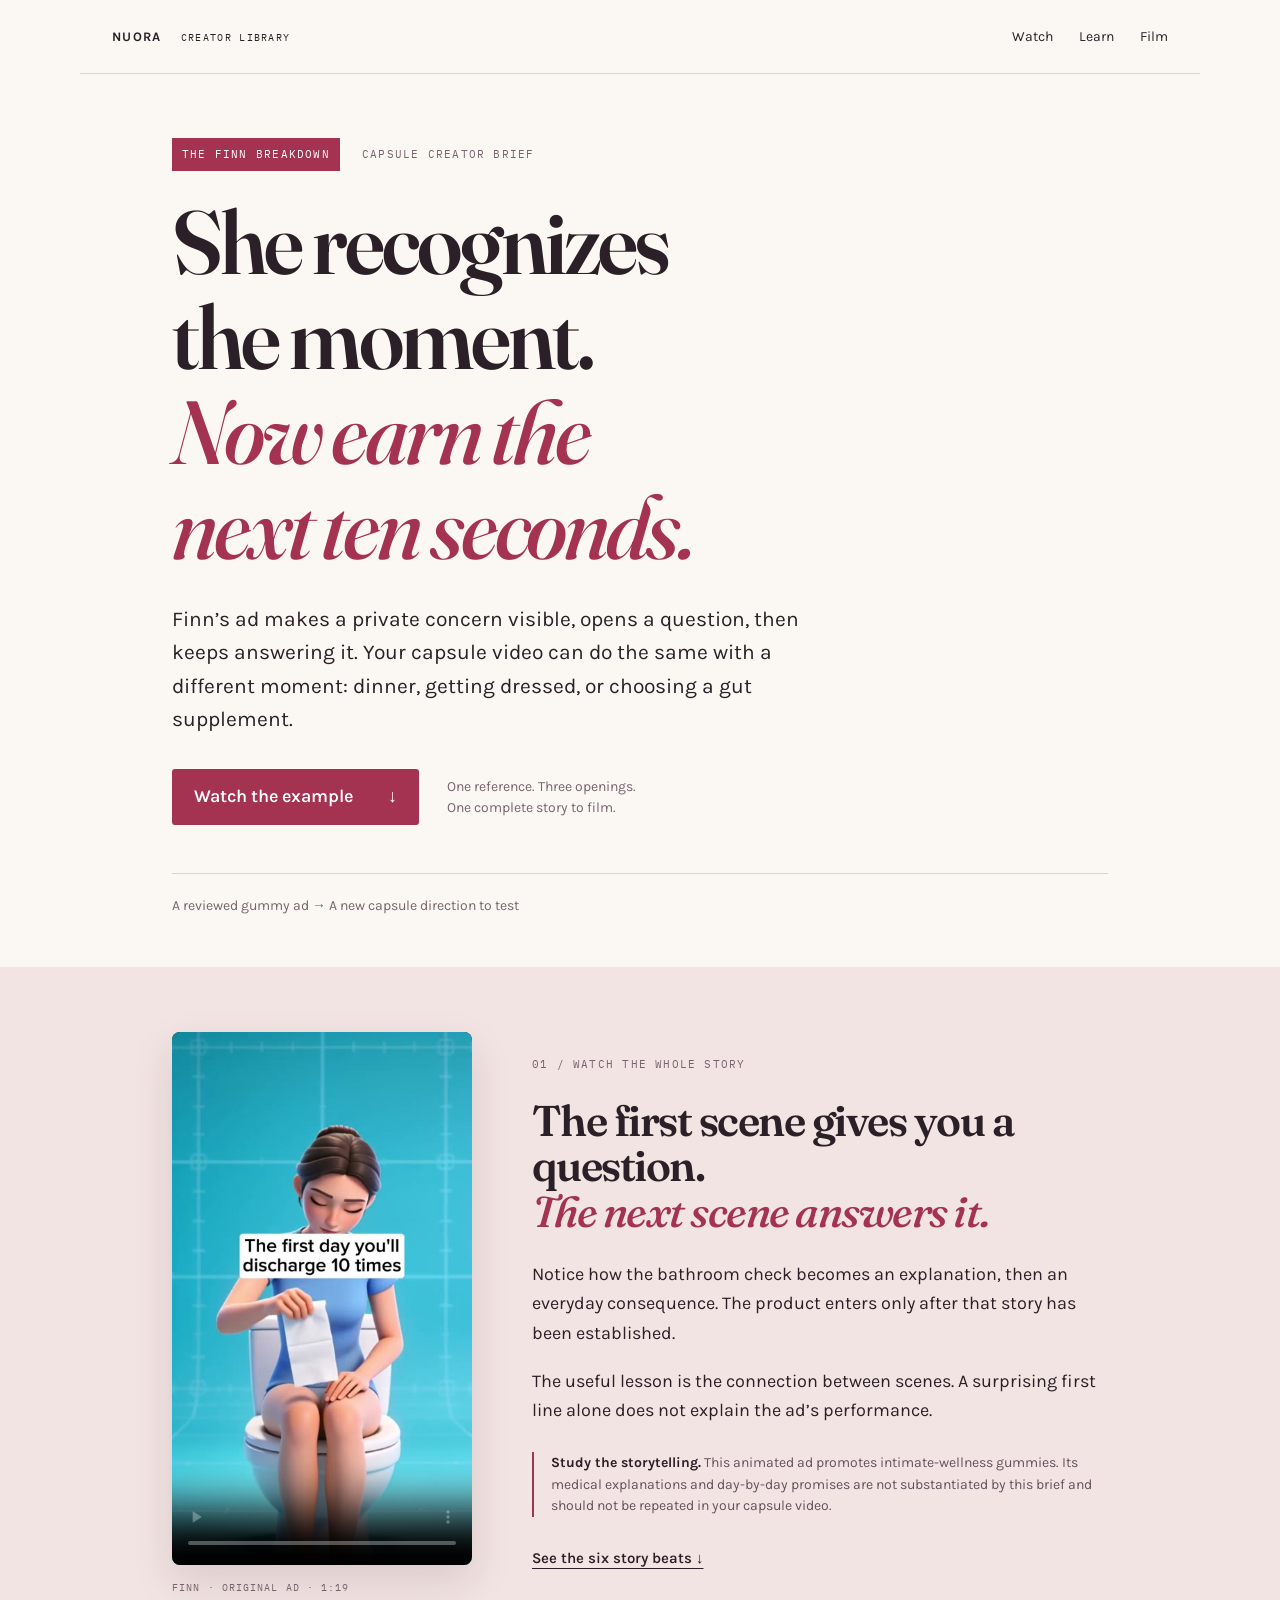
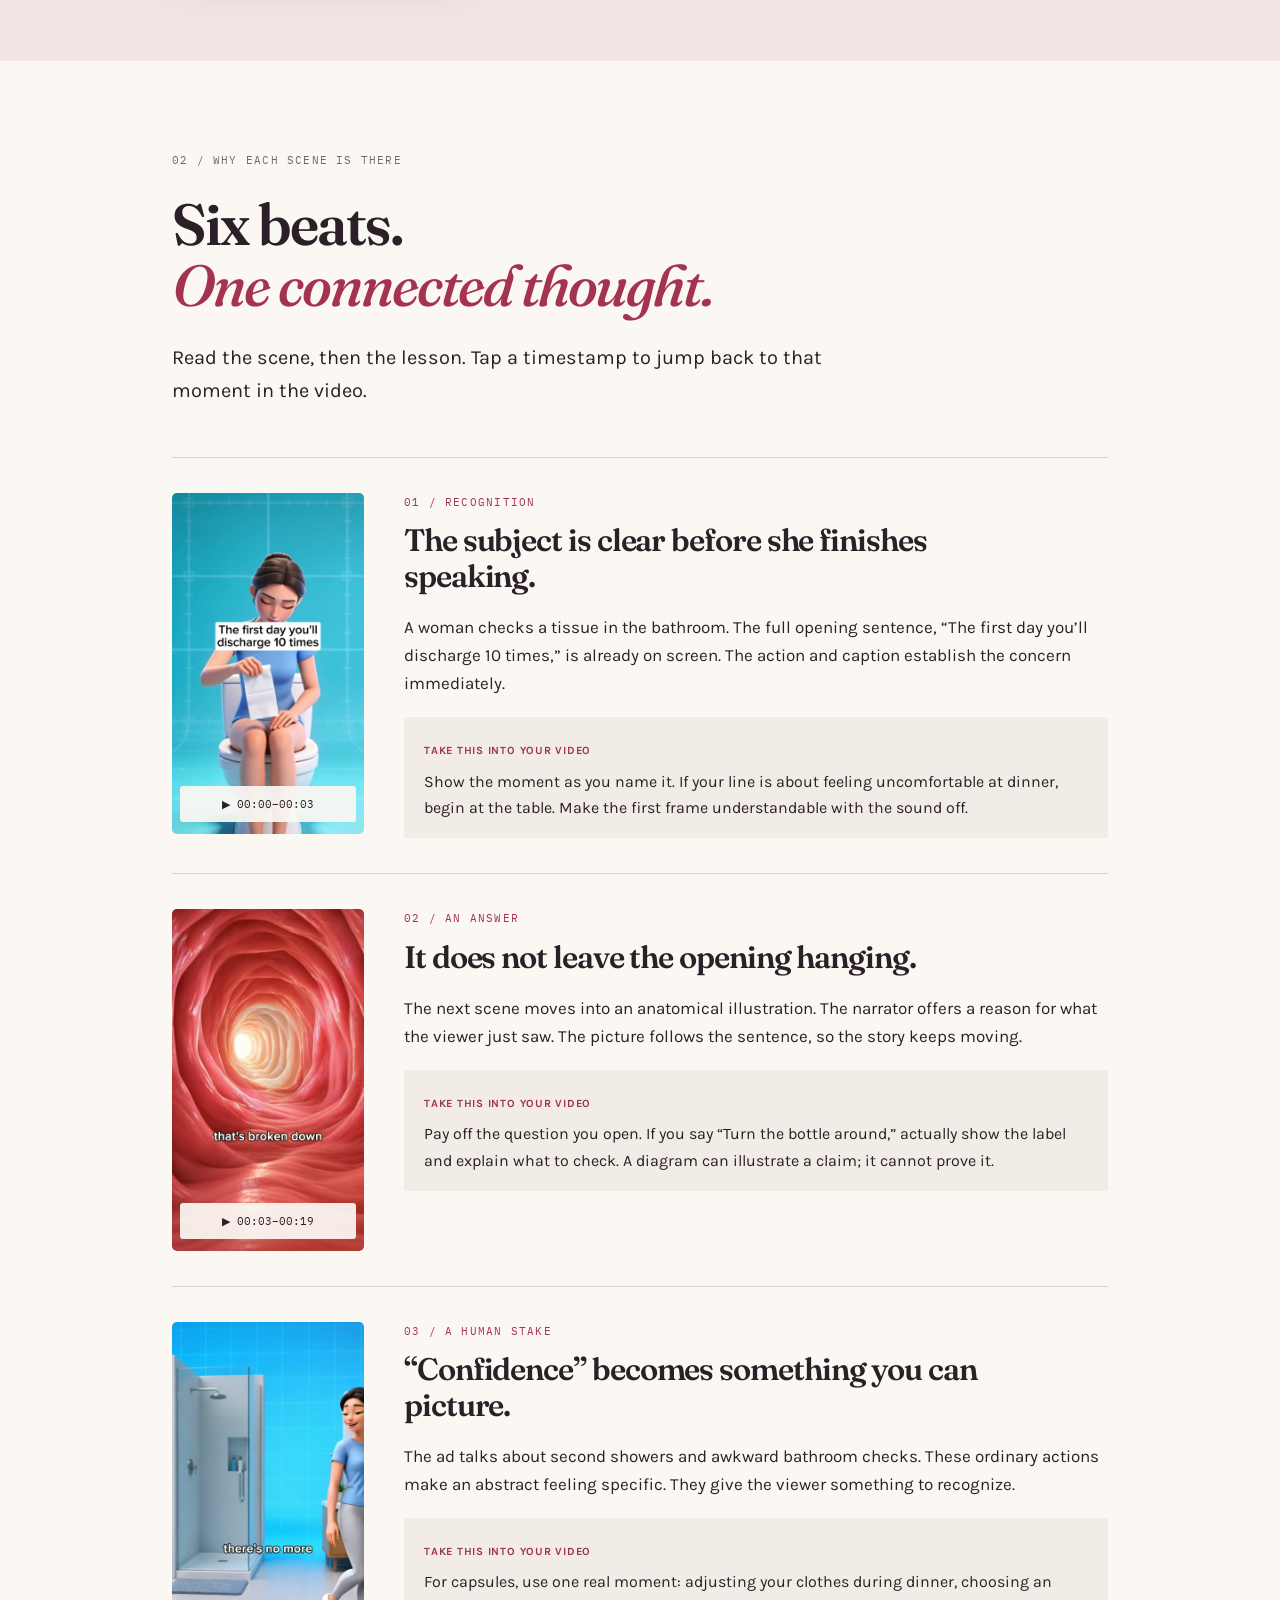
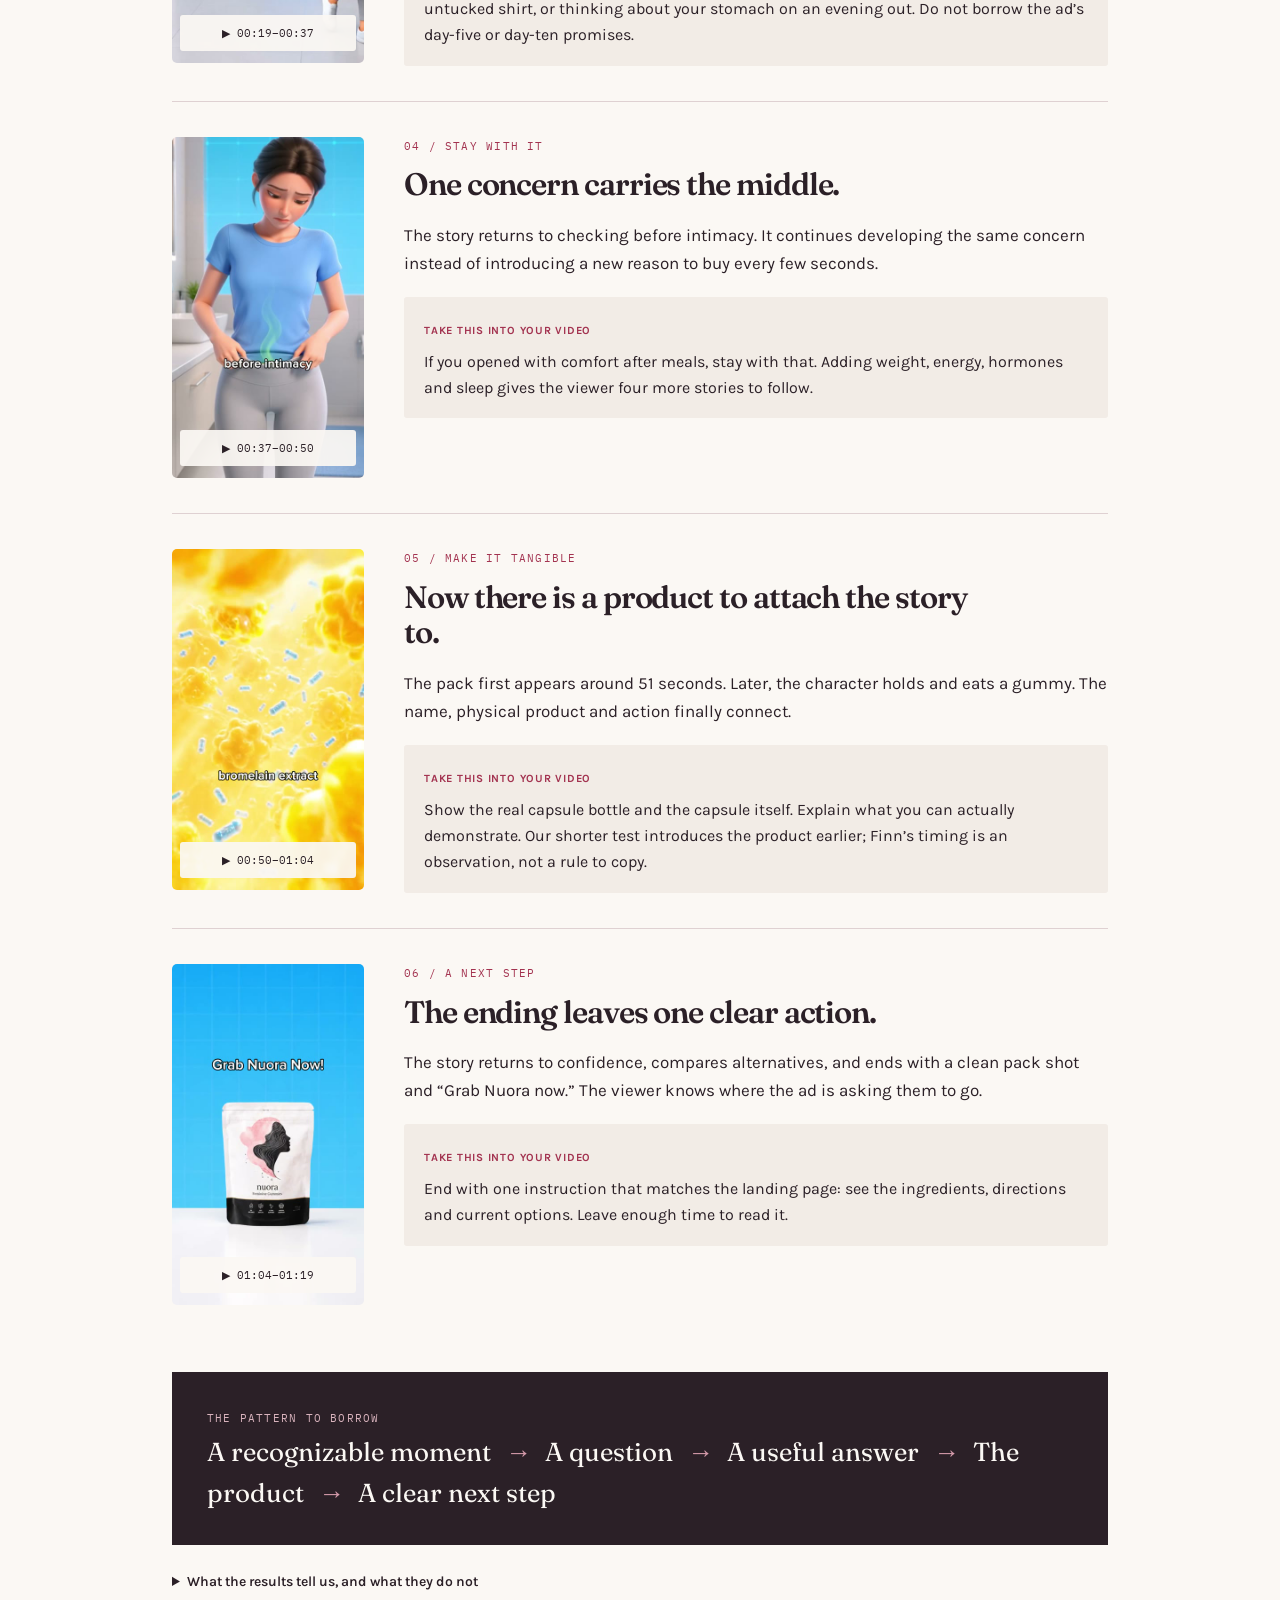
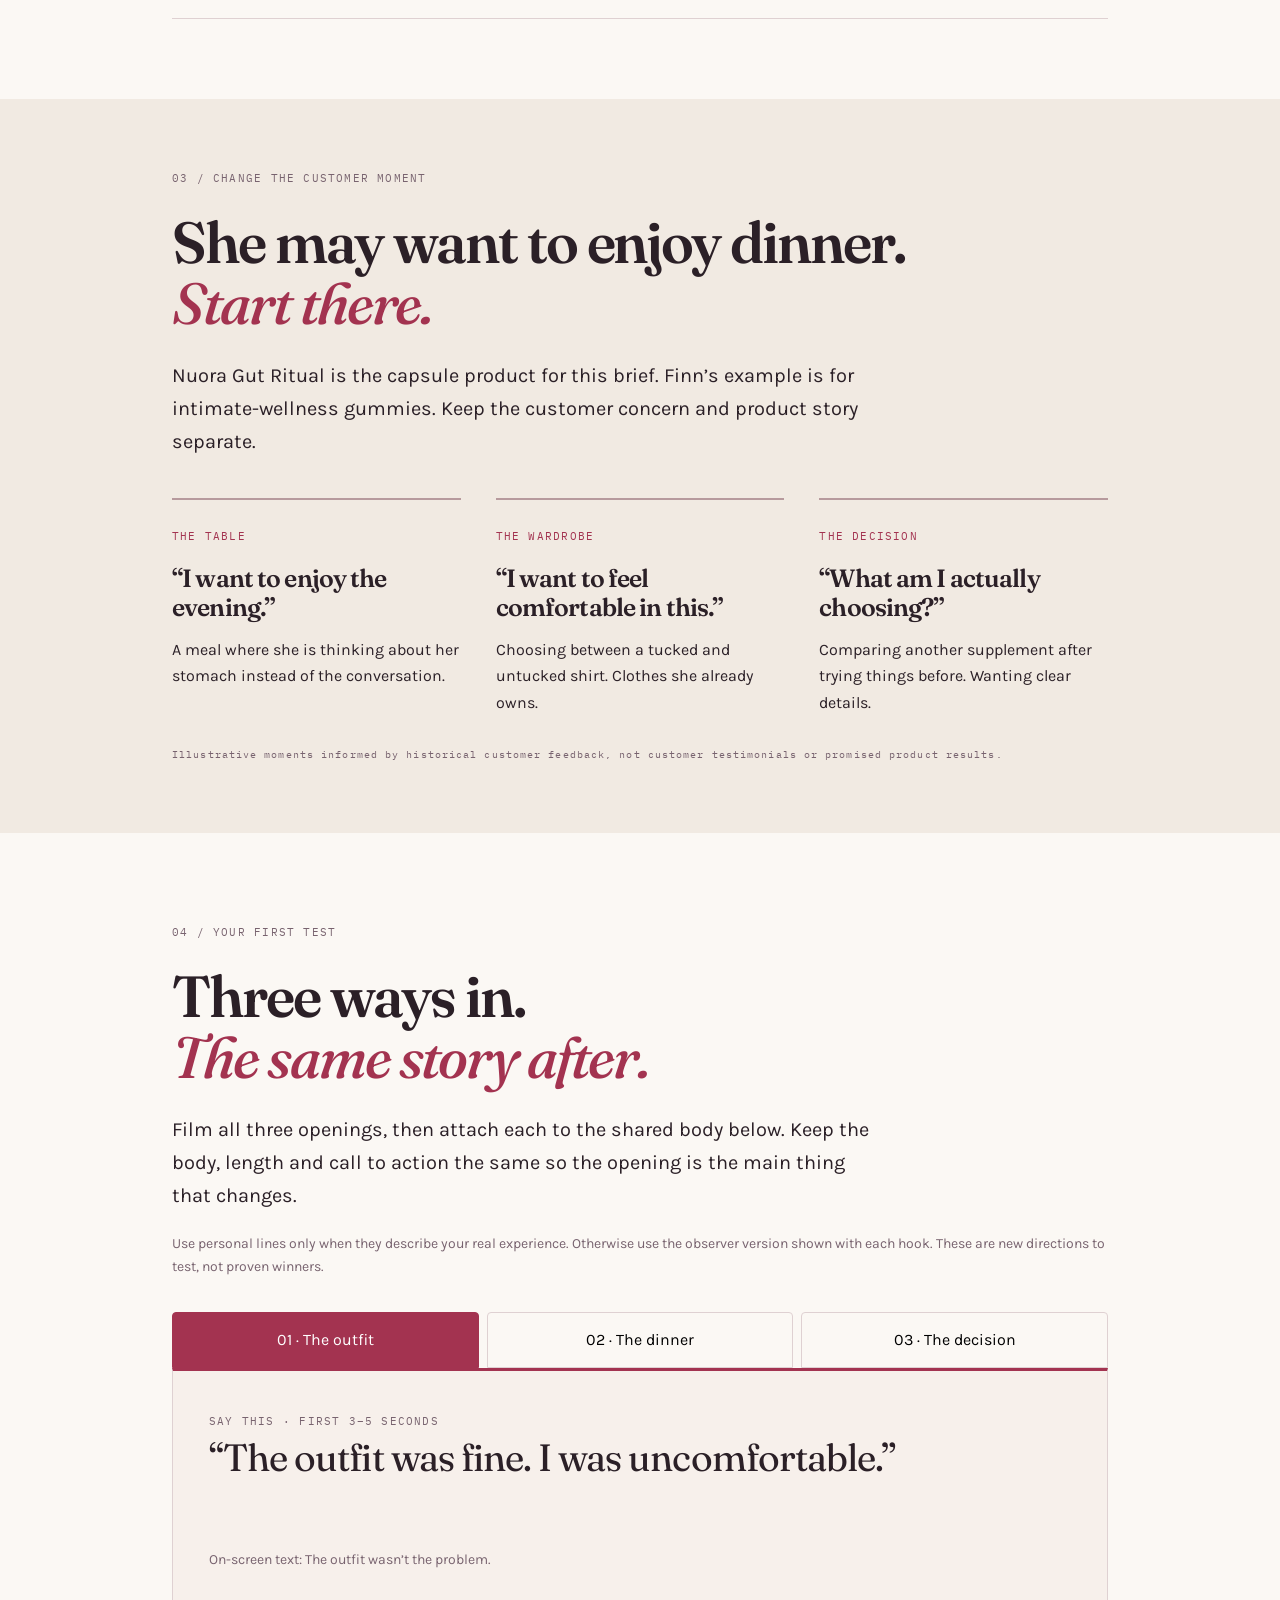
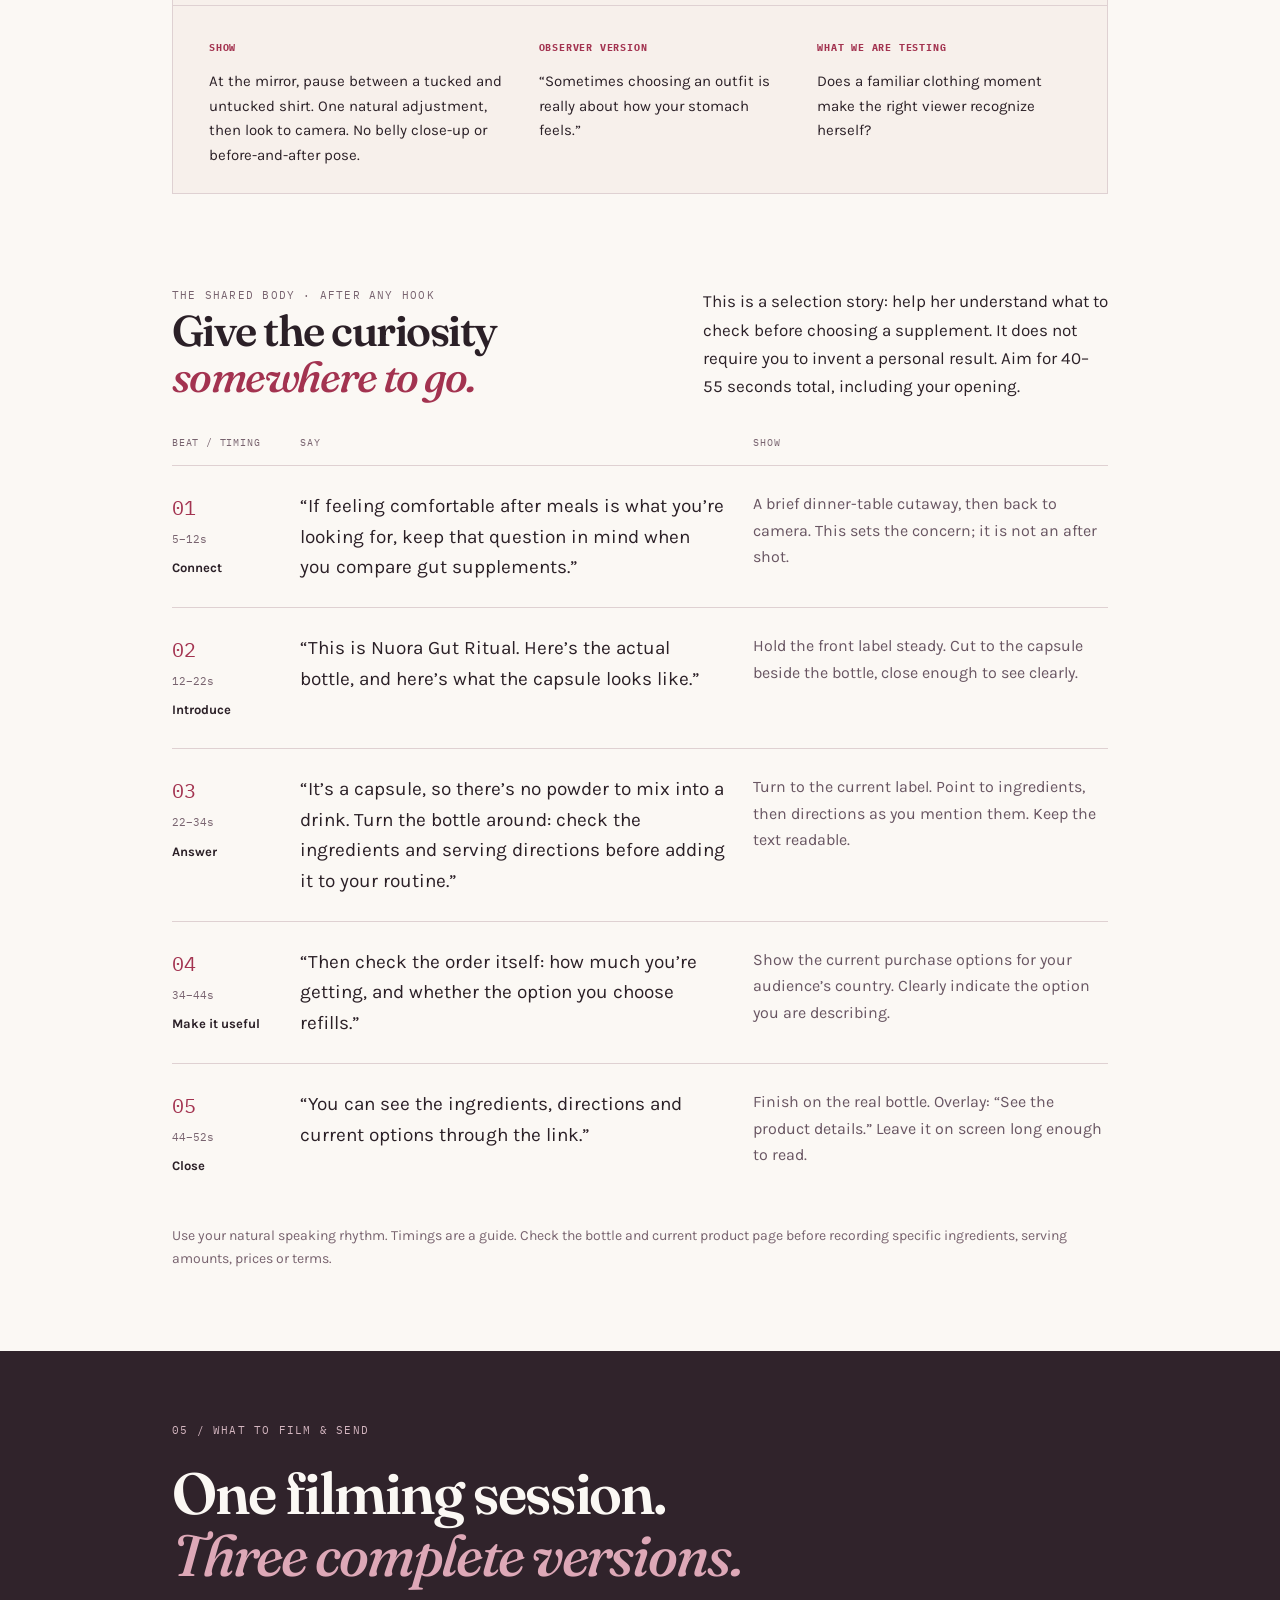
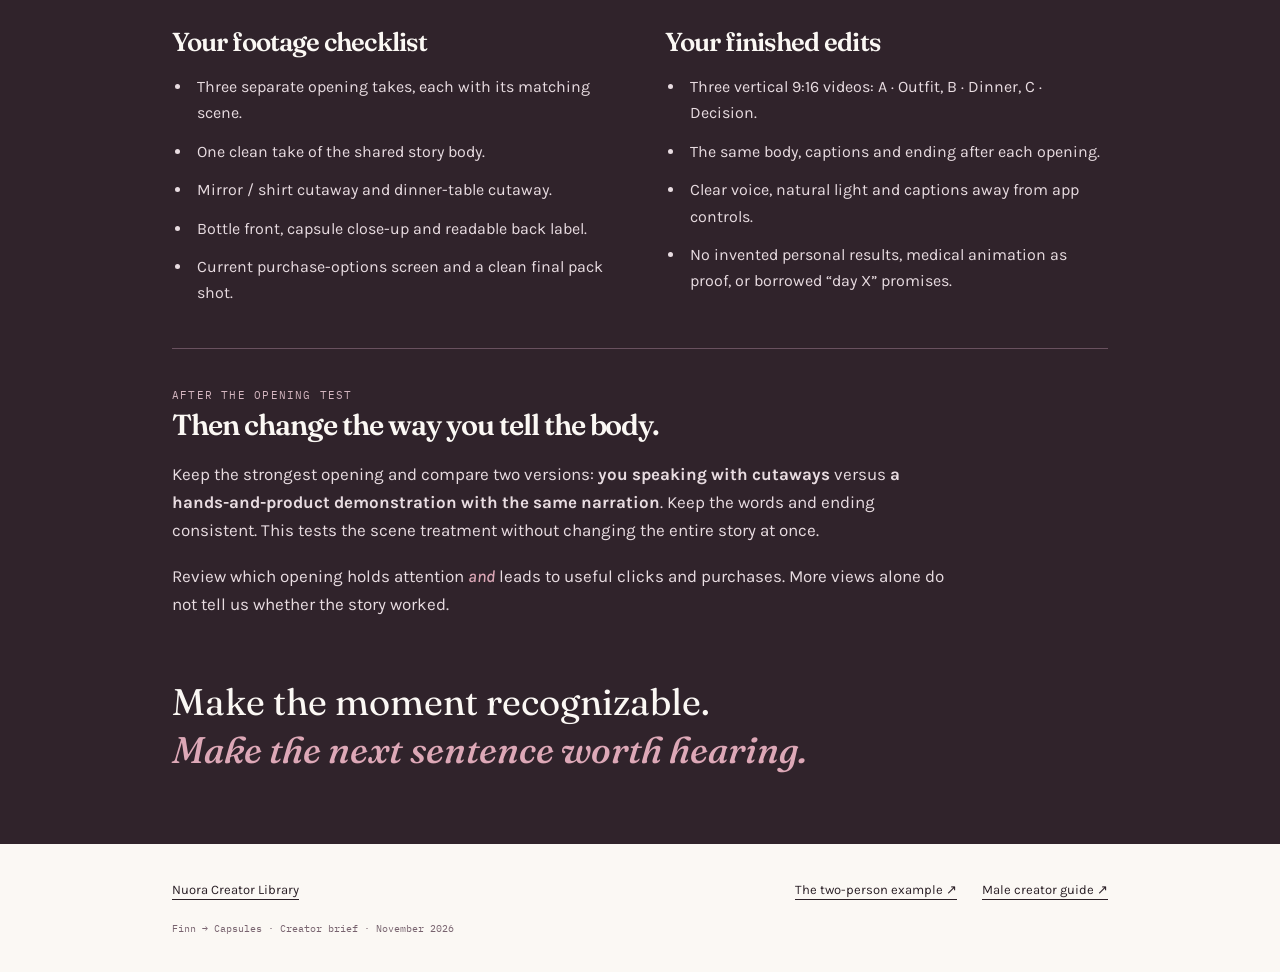
<file: finn-capsules/index.html>
<!doctype html>
<html lang="en">
<head><meta charset="utf-8"><meta name="viewport" content="width=device-width,initial-scale=1"><meta name="theme-color" content="#FBF8F4"><title>From Finn to your next capsule video · Nuora Creator Library</title><meta name="description" content="Watch Finn's ad, understand each scene, and film three capsule hooks with one clear story. A practical Nuora creator brief."><link rel="preconnect" href="https://fonts.googleapis.com"><link rel="preconnect" href="https://fonts.gstatic.com" crossorigin><link href="https://fonts.googleapis.com/css2?family=Fraunces:ital,wght@0,500;0,600;0,700;1,500;1,600&family=Karla:wght@400;500;600;700&family=IBM+Plex+Mono:wght@400;500&display=swap" rel="stylesheet"><link rel="stylesheet" href="style.css"><script src="guide.js" defer></script></head>
<body>
<header class="top"><a href="../">NUORA <span>CREATOR LIBRARY</span></a><nav aria-label="Page sections"><a href="#watch">Watch</a><a href="#learn">Learn</a><a href="#film">Film</a></nav></header>
<main>
<section class="hero wrap"><div class="eyebrow"><span class="badge">THE FINN BREAKDOWN</span> CAPSULE CREATOR BRIEF</div><h1>She recognizes<br>the moment.<br><em>Now earn the<br>next ten seconds.</em></h1><p class="intro">Finn’s ad makes a private concern visible, opens a question, then keeps answering it. Your capsule video can do the same with a different moment: dinner, getting dressed, or choosing a gut supplement.</p><div class="hero-bottom"><a class="button" href="#watch">Watch the example <span>↓</span></a><p>One reference. Three openings.<br>One complete story to film.</p></div><div class="edition">A reviewed gummy ad → A new capsule direction to test</div></section>
<section id="watch" class="watch-band"><div class="wrap watch-grid"><div class="video-wrap"><video id="finn" controls playsinline preload="metadata" poster="media/opening.jpg" aria-label="Finn original gummy ad"><source src="media/finn.mp4" type="video/mp4">Your browser cannot play this video. <a href="media/finn.mp4">Open the original video</a>.</video><p class="micro">FINN · ORIGINAL AD · 1:19</p></div><div class="watch-copy"><div class="eyebrow">01 / WATCH THE WHOLE STORY</div><h2>The first scene gives you a question.<br><em>The next scene answers it.</em></h2><p>Notice how the bathroom check becomes an explanation, then an everyday consequence. The product enters only after that story has been established.</p><p>The useful lesson is the connection between scenes. A surprising first line alone does not explain the ad’s performance.</p><div class="note"><strong>Study the storytelling.</strong> This animated ad promotes intimate-wellness gummies. Its medical explanations and day-by-day promises are not substantiated by this brief and should not be repeated in your capsule video.</div><a class="text-link" href="#learn">See the six story beats ↓</a></div></div></section>
<section id="learn" class="wrap section"><div class="eyebrow">02 / WHY EACH SCENE IS THERE</div><h2>Six beats.<br><em>One connected thought.</em></h2><p class="section-intro">Read the scene, then the lesson. Tap a timestamp to jump back to that moment in the video.</p><div class="beats">
<article class="beat"><div class="still"><img src="media/opening.jpg" alt="Opening animated bathroom scene with a full-sentence caption" loading="lazy"><button data-seek="0" aria-label="Watch opening at 0 seconds">▶ 00:00–00:03</button></div><div><span class="count">01 / RECOGNITION</span><h3>The subject is clear before she finishes speaking.</h3><p>A woman checks a tissue in the bathroom. The full opening sentence, “The first day you’ll discharge 10 times,” is already on screen. The action and caption establish the concern immediately.</p><div class="lesson"><b>Take this into your video</b><p>Show the moment as you name it. If your line is about feeling uncomfortable at dinner, begin at the table. Make the first frame understandable with the sound off.</p></div></div></article>
<article class="beat"><div class="still"><img src="media/explanation.jpg" alt="Anatomical animation used to illustrate the narrator's explanation" loading="lazy"><button data-seek="3" aria-label="Watch explanation at 3 seconds">▶ 00:03–00:19</button></div><div><span class="count">02 / AN ANSWER</span><h3>It does not leave the opening hanging.</h3><p>The next scene moves into an anatomical illustration. The narrator offers a reason for what the viewer just saw. The picture follows the sentence, so the story keeps moving.</p><div class="lesson"><b>Take this into your video</b><p>Pay off the question you open. If you say “Turn the bottle around,” actually show the label and explain what to check. A diagram can illustrate a claim; it cannot prove it.</p></div></div></article>
<article class="beat"><div class="still"><img src="media/everyday.jpg" alt="A later everyday scene in Finn's animated story" loading="lazy"><button data-seek="19.3" aria-label="Watch everyday consequences at 19 seconds">▶ 00:19–00:37</button></div><div><span class="count">03 / A HUMAN STAKE</span><h3>“Confidence” becomes something you can picture.</h3><p>The ad talks about second showers and awkward bathroom checks. These ordinary actions make an abstract feeling specific. They give the viewer something to recognize.</p><div class="lesson"><b>Take this into your video</b><p>For capsules, use one real moment: adjusting your clothes during dinner, choosing an untucked shirt, or thinking about your stomach on an evening out. Do not borrow the ad’s day-five or day-ten promises.</p></div></div></article>
<article class="beat"><div class="still"><img src="media/concern.jpg" alt="The animation returns to the same central concern before the product reveal" loading="lazy"><button data-seek="37" aria-label="Watch the recurring concern at 37 seconds">▶ 00:37–00:50</button></div><div><span class="count">04 / STAY WITH IT</span><h3>One concern carries the middle.</h3><p>The story returns to checking before intimacy. It continues developing the same concern instead of introducing a new reason to buy every few seconds.</p><div class="lesson"><b>Take this into your video</b><p>If you opened with comfort after meals, stay with that. Adding weight, energy, hormones and sleep gives the viewer four more stories to follow.</p></div></div></article>
<article class="beat"><div class="still"><img src="media/product.jpg" alt="Nuora gummy product shown during the product explanation" loading="lazy"><button data-seek="50" aria-label="Watch product introduction at 50 seconds">▶ 00:50–01:04</button></div><div><span class="count">05 / MAKE IT TANGIBLE</span><h3>Now there is a product to attach the story to.</h3><p>The pack first appears around 51 seconds. Later, the character holds and eats a gummy. The name, physical product and action finally connect.</p><div class="lesson"><b>Take this into your video</b><p>Show the real capsule bottle and the capsule itself. Explain what you can actually demonstrate. Our shorter test introduces the product earlier; Finn’s timing is an observation, not a rule to copy.</p></div></div></article>
<article class="beat"><div class="still"><img src="media/ending.jpg" alt="Clean product pack shot at the end of Finn's ad" loading="lazy"><button data-seek="64" aria-label="Watch ending at 64 seconds">▶ 01:04–01:19</button></div><div><span class="count">06 / A NEXT STEP</span><h3>The ending leaves one clear action.</h3><p>The story returns to confidence, compares alternatives, and ends with a clean pack shot and “Grab Nuora now.” The viewer knows where the ad is asking them to go.</p><div class="lesson"><b>Take this into your video</b><p>End with one instruction that matches the landing page: see the ingredients, directions and current options. Leave enough time to read it.</p></div></div></article>
</div><div class="pattern"><span class="eyebrow">THE PATTERN TO BORROW</span><p>A recognizable moment <i>→</i> A question <i>→</i> A useful answer <i>→</i> The product <i>→</i> A clear next step</p></div><details class="evidence"><summary>What the results tell us, and what they do not</summary><p>Finn’s ad recorded 329 attributed purchases and 1.41 revenue ROAS from October 21 to November 5, 2026, using Meta’s seven-day-click attribution. November 5 alone reached 2.16 ROAS; that was not its sustained result.</p><p>These are results for the whole ad and its delivery context, not proof that any one line caused purchases. The capsule ideas below are proposed tests. All three reviewed Finn variants introduced the pack around 49–51 seconds, so late product timing does not explain why this version received most of the delivery.</p><p>Review basis: the original creative-source video, full audio transcription and timestamped frames across its approximately 80-second sequence. The exact served rendition was not independently matched byte for byte.</p></details></section>
<section class="customer-band"><div class="wrap"><div class="eyebrow">03 / CHANGE THE CUSTOMER MOMENT</div><h2>She may want to enjoy dinner.<br><em>Start there.</em></h2><p class="section-intro">Nuora Gut Ritual is the capsule product for this brief. Finn’s example is for intimate-wellness gummies. Keep the customer concern and product story separate.</p><div class="moments"><div><span>THE TABLE</span><h3>“I want to enjoy the evening.”</h3><p>A meal where she is thinking about her stomach instead of the conversation.</p></div><div><span>THE WARDROBE</span><h3>“I want to feel comfortable in this.”</h3><p>Choosing between a tucked and untucked shirt. Clothes she already owns.</p></div><div><span>THE DECISION</span><h3>“What am I actually choosing?”</h3><p>Comparing another supplement after trying things before. Wanting clear details.</p></div></div><p class="micro">Illustrative moments informed by historical customer feedback, not customer testimonials or promised product results.</p></div></section>
<section id="film" class="wrap section"><div class="eyebrow">04 / YOUR FIRST TEST</div><h2>Three ways in.<br><em>The same story after.</em></h2><p class="section-intro">Film all three openings, then attach each to the shared body below. Keep the body, length and call to action the same so the opening is the main thing that changes.</p><p class="small">Use personal lines only when they describe your real experience. Otherwise use the observer version shown with each hook. These are new directions to test, not proven winners.</p><div class="hook-tabs" role="group" aria-label="Choose a hook"><button aria-pressed="true" data-hook="outfit">01 · The outfit</button><button aria-pressed="false" data-hook="dinner">02 · The dinner</button><button aria-pressed="false" data-hook="decision">03 · The decision</button></div>
<div class="hook-panel" id="hook-panel" aria-live="polite"><div class="hook-main"><span class="eyebrow">SAY THIS · FIRST 3–5 SECONDS</span><blockquote id="hook-line">“The outfit was fine. I was uncomfortable.”</blockquote><p id="hook-overlay" class="overlay">On-screen text: The outfit wasn’t the problem.</p></div><div class="hook-direction"><div><b>SHOW</b><p id="hook-show">At the mirror, pause between a tucked and untucked shirt. One natural adjustment, then look to camera. No belly close-up or before-and-after pose.</p></div><div><b>OBSERVER VERSION</b><p id="hook-alt">“Sometimes choosing an outfit is really about how your stomach feels.”</p></div><div><b>WHAT WE ARE TESTING</b><p id="hook-test">Does a familiar clothing moment make the right viewer recognize herself?</p></div></div></div>
<div class="story-intro"><div><span class="eyebrow">THE SHARED BODY · AFTER ANY HOOK</span><h2>Give the curiosity<br><em>somewhere to go.</em></h2></div><p>This is a selection story: help her understand what to check before choosing a supplement. It does not require you to invent a personal result. Aim for 40–55 seconds total, including your opening.</p></div>
<div class="script"><div class="script-head"><span>BEAT / TIMING</span><span>SAY</span><span>SHOW</span></div>
<article><div class="timing">01<span>5–12s</span><b>Connect</b></div><blockquote>“If feeling comfortable after meals is what you’re looking for, keep that question in mind when you compare gut supplements.”</blockquote><p>A brief dinner-table cutaway, then back to camera. This sets the concern; it is not an after shot.</p></article>
<article><div class="timing">02<span>12–22s</span><b>Introduce</b></div><blockquote>“This is Nuora Gut Ritual. Here’s the actual bottle, and here’s what the capsule looks like.”</blockquote><p>Hold the front label steady. Cut to the capsule beside the bottle, close enough to see clearly.</p></article>
<article><div class="timing">03<span>22–34s</span><b>Answer</b></div><blockquote>“It’s a capsule, so there’s no powder to mix into a drink. Turn the bottle around: check the ingredients and serving directions before adding it to your routine.”</blockquote><p>Turn to the current label. Point to ingredients, then directions as you mention them. Keep the text readable.</p></article>
<article><div class="timing">04<span>34–44s</span><b>Make it useful</b></div><blockquote>“Then check the order itself: how much you’re getting, and whether the option you choose refills.”</blockquote><p>Show the current purchase options for your audience’s country. Clearly indicate the option you are describing.</p></article>
<article><div class="timing">05<span>44–52s</span><b>Close</b></div><blockquote>“You can see the ingredients, directions and current options through the link.”</blockquote><p>Finish on the real bottle. Overlay: “See the product details.” Leave it on screen long enough to read.</p></article></div>
<p class="small">Use your natural speaking rhythm. Timings are a guide. Check the bottle and current product page before recording specific ingredients, serving amounts, prices or terms.</p>
</section>
<section class="finish-band"><div class="wrap"><div class="eyebrow">05 / WHAT TO FILM & SEND</div><h2>One filming session.<br><em>Three complete versions.</em></h2><div class="finish-grid"><div><h3>Your footage checklist</h3><ul><li>Three separate opening takes, each with its matching scene.</li><li>One clean take of the shared story body.</li><li>Mirror / shirt cutaway and dinner-table cutaway.</li><li>Bottle front, capsule close-up and readable back label.</li><li>Current purchase-options screen and a clean final pack shot.</li></ul></div><div><h3>Your finished edits</h3><ul><li>Three vertical 9:16 videos: A · Outfit, B · Dinner, C · Decision.</li><li>The same body, captions and ending after each opening.</li><li>Clear voice, natural light and captions away from app controls.</li><li>No invented personal results, medical animation as proof, or borrowed “day X” promises.</li></ul></div></div><div class="next-test"><span class="eyebrow">AFTER THE OPENING TEST</span><h3>Then change the way you tell the body.</h3><p>Keep the strongest opening and compare two versions: <strong>you speaking with cutaways</strong> versus <strong>a hands-and-product demonstration with the same narration</strong>. Keep the words and ending consistent. This tests the scene treatment without changing the entire story at once.</p><p>Review which opening holds attention <em>and</em> leads to useful clicks and purchases. More views alone do not tell us whether the story worked.</p></div><p class="closing">Make the moment recognizable.<br><em>Make the next sentence worth hearing.</em></p></div></section>
</main><footer class="wrap"><a href="../">Nuora Creator Library</a><div><a href="../17/?v=duel2">The two-person example ↗</a><a href="../male-creators/">Male creator guide ↗</a></div><p>Finn → Capsules · Creator brief · November 2026</p></footer>
</body></html>
</file>
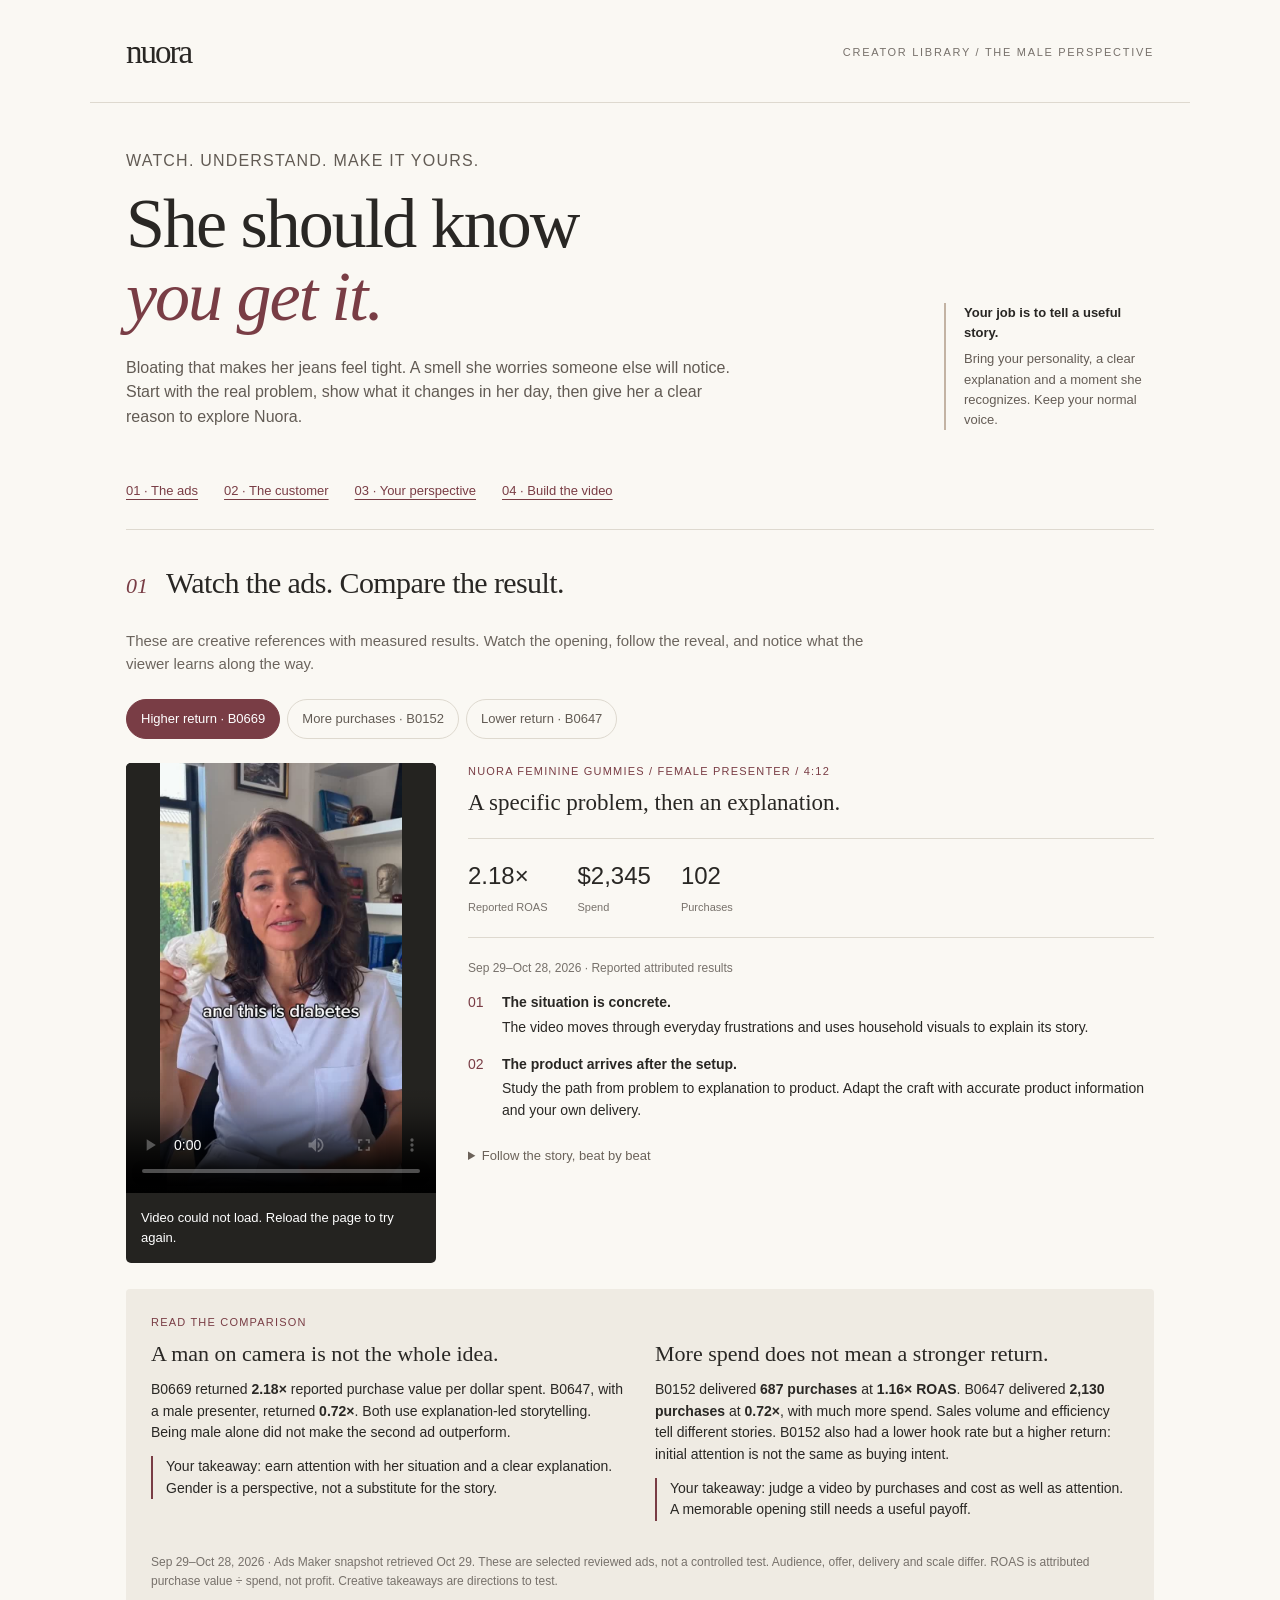
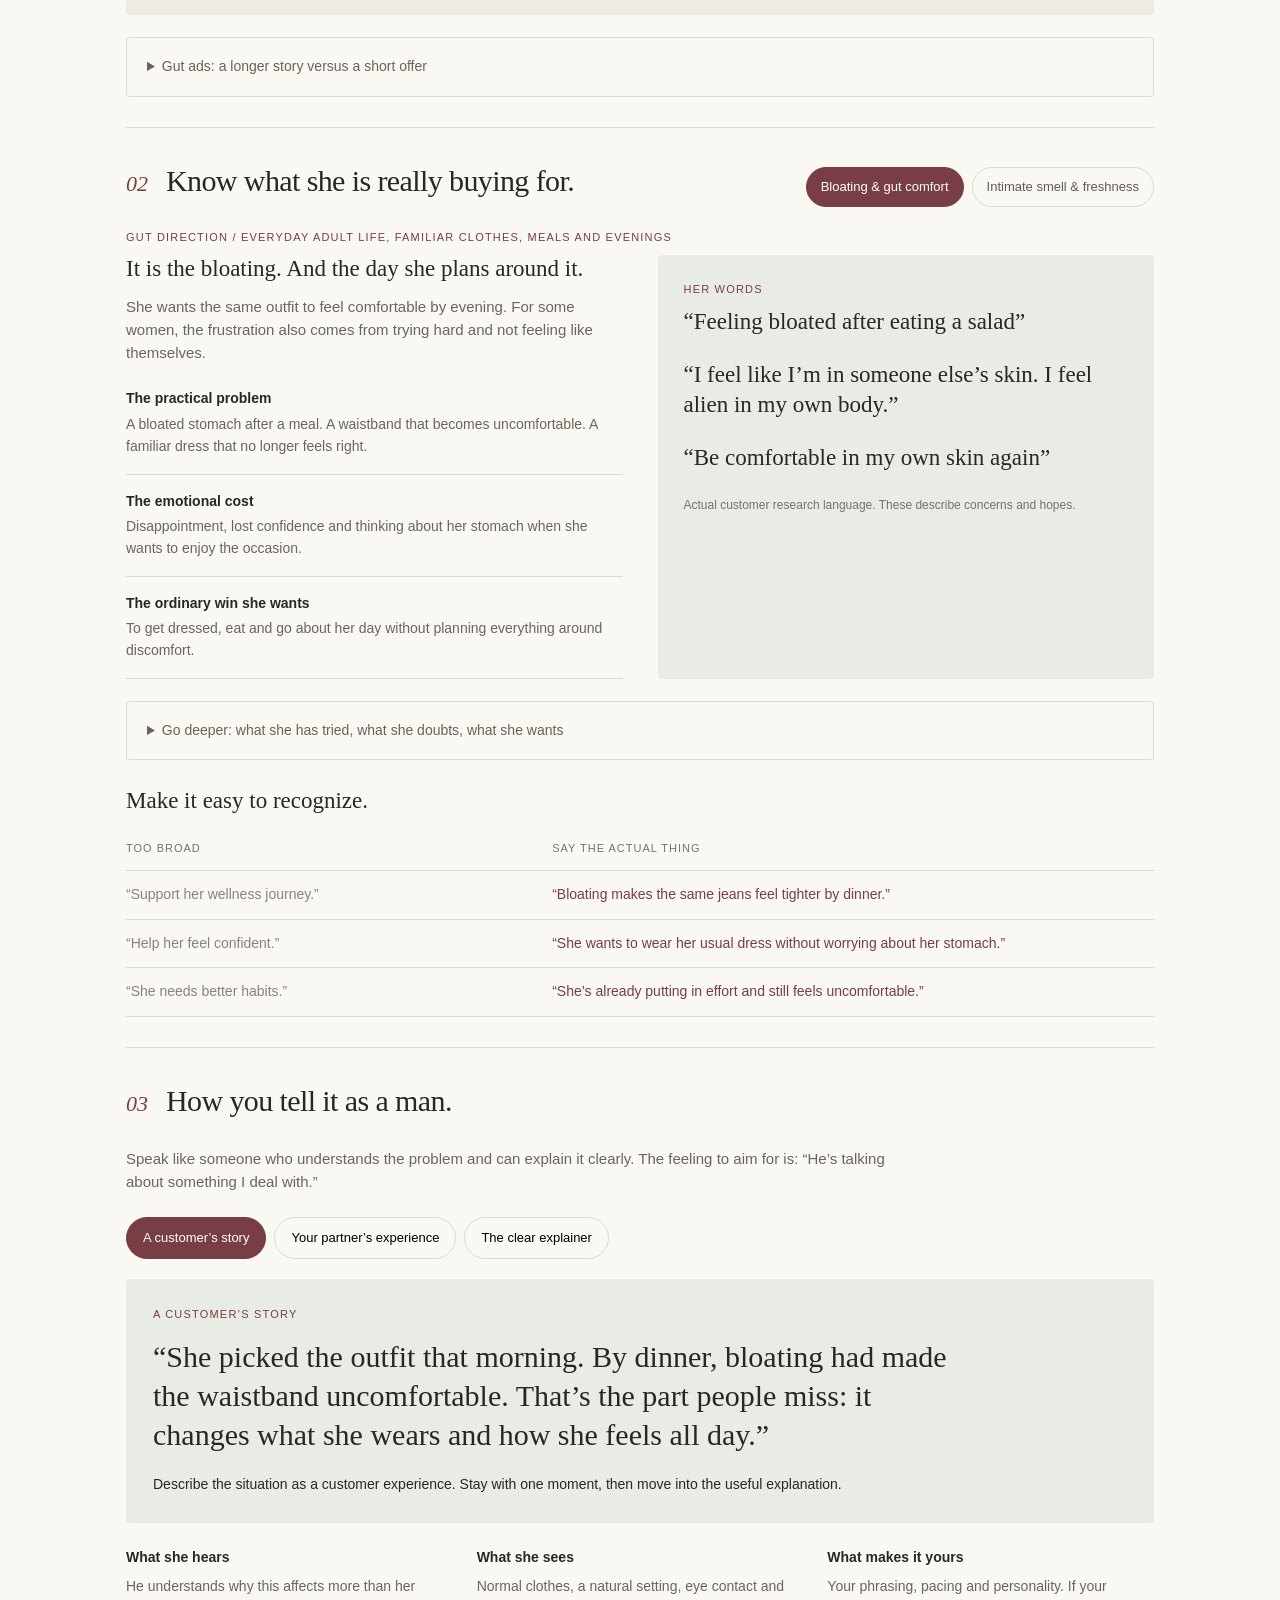
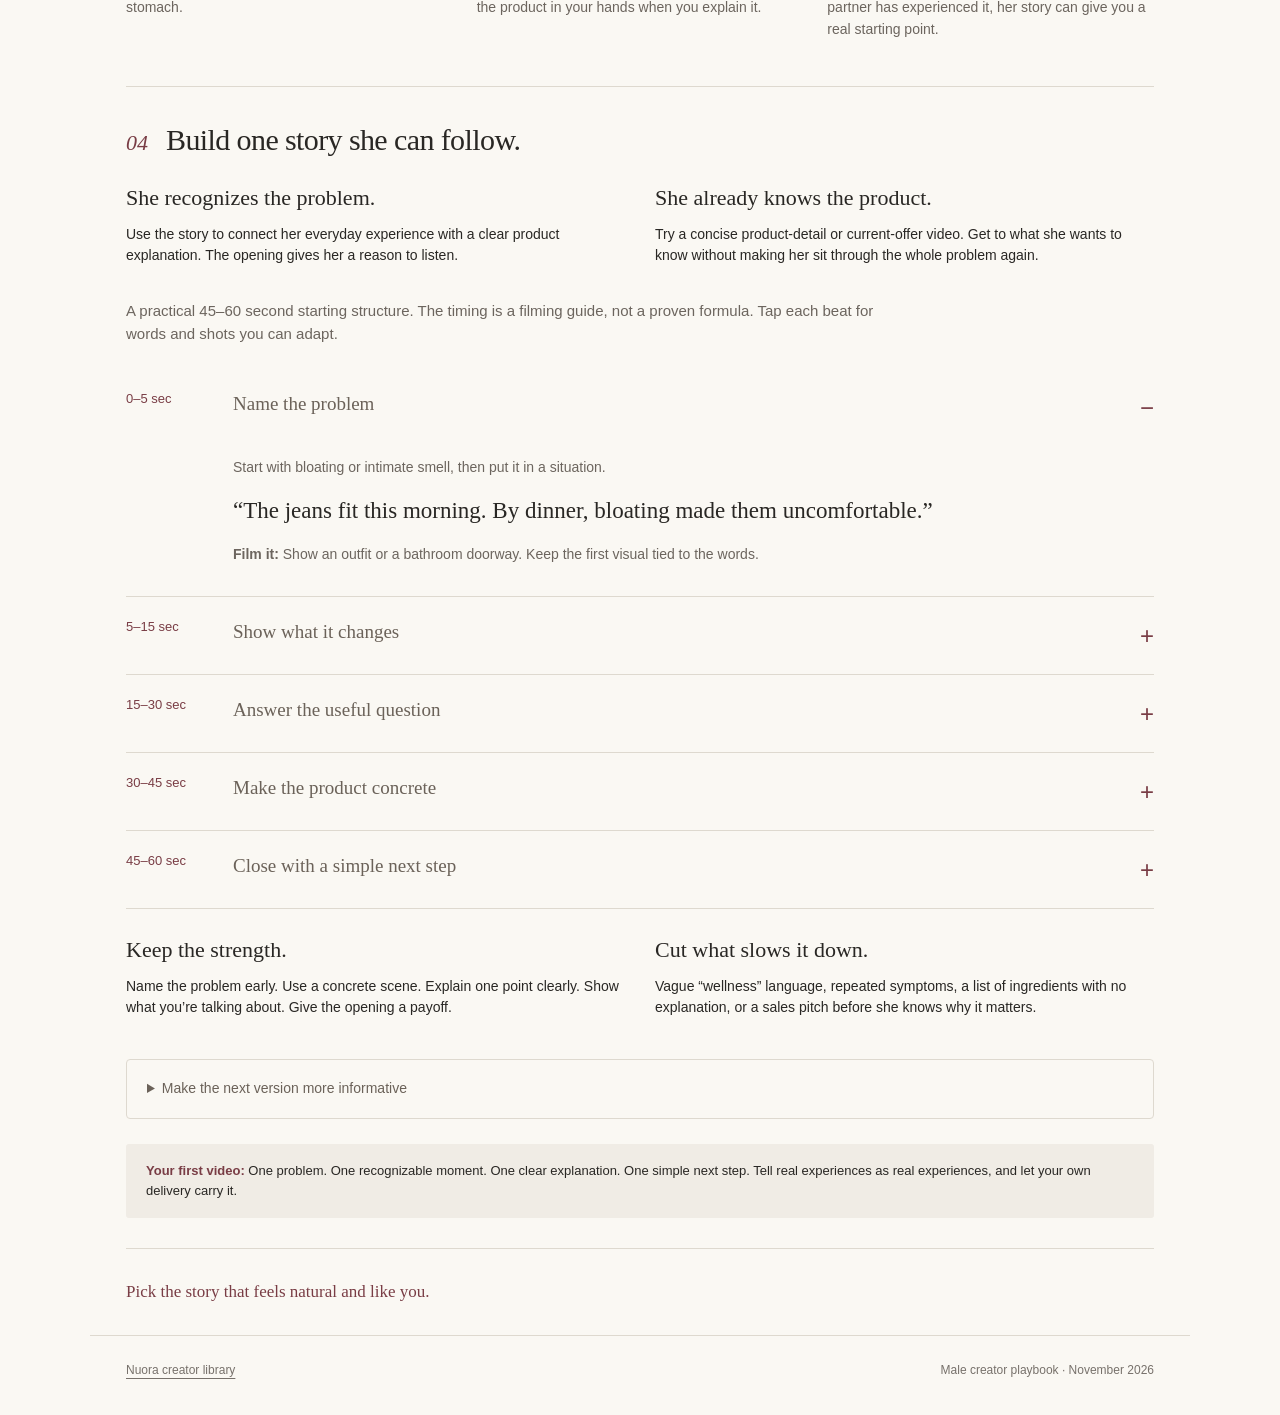
<file: male-creators/index.html>
<!doctype html><html lang="en"><head><meta charset="UTF-8"><meta name="viewport" content="width=device-width,initial-scale=1"><title>The male creator playbook | Nuora</title><meta name="description" content="Watch Nuora ads, understand the customer, and build a clear story in your own voice."><link rel="stylesheet" href="base.css"><link rel="stylesheet" href="guide.css"></head><body>
<header><a class="brand" href="../" aria-label="Nuora creator library">nuora</a><span class="kicker">Creator library / The male perspective</span></header><main>
<div class="intro"><div><p class="label" style="margin:0 0 14px">Watch. Understand. Make it yours.</p><h1>She should know<br><em>you get it.</em></h1><p>Bloating that makes her jeans feel tight. A smell she worries someone else will notice. Start with the real problem, show what it changes in her day, then give her a clear reason to explore Nuora.</p></div><aside class="personal"><b>Your job is to tell a useful story.</b>Bring your personality, a clear explanation and a moment she recognizes. Keep your normal voice.</aside></div>
<nav class="jump" aria-label="Guide sections"><a href="#ads">01 · The ads</a><a href="#avatar">02 · The customer</a><a href="#voice">03 · Your perspective</a><a href="#structure">04 · Build the video</a></nav>
<section id="ads"><div class="section-head"><span class="num">01</span><h2>Watch the ads. Compare the result.</h2></div><p class="lead">These are creative references with measured results. Watch the opening, follow the reveal, and notice what the viewer learns along the way.</p><div class="ref-list" id="ad-buttons" aria-label="Choose an ad"></div><div class="watch"><div class="video-wrap"><video id="ad-video" controls playsinline preload="metadata" aria-label="Ad reference"></video><p id="video-error" class="error" hidden>Video could not load. Reload the page to try again.</p></div><div><p class="label" id="ad-label"></p><h3 id="ad-title"></h3><div class="metrics" id="ad-metrics"></div><p class="small" id="ad-period"></p><div id="ad-takeaways"></div><details><summary>Follow the story, beat by beat</summary><div id="ad-beats"></div></details></div></div>
<div class="compare"><p class="label">Read the comparison</p><div class="compare-grid"><div><h3>A man on camera is not the whole idea.</h3><p>B0669 returned <b>2.18×</b> reported purchase value per dollar spent. B0647, with a male presenter, returned <b>0.72×</b>. Both use explanation-led storytelling. Being male alone did not make the second ad outperform.</p><p class="lesson">Your takeaway: earn attention with her situation and a clear explanation. Gender is a perspective, not a substitute for the story.</p></div><div><h3>More spend does not mean a stronger return.</h3><p>B0152 delivered <b>687 purchases</b> at <b>1.16× ROAS</b>. B0647 delivered <b>2,130 purchases</b> at <b>0.72×</b>, with much more spend. Sales volume and efficiency tell different stories. B0152 also had a lower hook rate but a higher return: initial attention is not the same as buying intent.</p><p class="lesson">Your takeaway: judge a video by purchases and cost as well as attention. A memorable opening still needs a useful payoff.</p></div></div><p class="small">Sep 29–Oct 28, 2026 · Ads Maker snapshot retrieved Oct 29. These are selected reviewed ads, not a controlled test. Audience, offer, delivery and scale differ. ROAS is attributed purchase value ÷ spend, not profit. Creative takeaways are directions to test.</p></div>
<details class="deep"><summary>Gut ads: a longer story versus a short offer</summary><div class="compare-grid"><div><video class="compare-video" controls playsinline preload="metadata" poster="assets/b0221.jpg" src="assets/b0221.mp4" aria-label="Gut story B0221"></video><h3>B0221 · Everyday bloating story</h3><p><b>0.54× ROAS · $232,199 spend · 1,603 purchases</b></p><p>A woman talking in her car describes clothes fitting in the morning and feeling tight later, then moves through failed attempts and an explanation. The customer situation is relevant, but this execution had a lower reported return.</p></div><div><video class="compare-video" controls playsinline preload="metadata" poster="assets/b0437.jpg" src="assets/b0437.mp4" aria-label="Gut offer B0437"></video><h3>B0437 · Short sale creative</h3><p><b>1.02× ROAS · $53,312 spend · 654 purchases</b></p><p>The actual video is a 15-second sale montage. Its accompanying ad text carries the pants story. The short execution had a higher return in this window; this does not isolate length as the cause.</p></div></div><p class="lesson">Use the pants moment because customers describe it. Don’t assume a long story will sell simply because the pain point is right. Reach the useful explanation and payoff without repeating the problem.</p></details>
</section>
<section id="avatar"><div class="section-head"><span class="num">02</span><h2>Know what she is really buying for.</h2><div class="product-tabs" role="tablist" aria-label="Customer direction"><button role="tab" aria-selected="true" data-product="gut">Bloating & gut comfort</button><button role="tab" aria-selected="false" data-product="intimate">Intimate smell & freshness</button></div></div><div id="customer-panel" role="tabpanel"><p class="label" id="product-label"></p><div class="customer-grid"><div><h3 id="customer-headline"></h3><p id="customer-description" class="lead"></p><div id="pain-list"></div></div><div class="language"><p class="label">Her words</p><div id="customer-quotes"></div><p class="small">Actual customer research language. These describe concerns and hopes.</p></div></div><details class="deep"><summary>Go deeper: what she has tried, what she doubts, what she wants</summary><div class="three" id="customer-depth"></div></details><div class="translation"><h3>Make it easy to recognize.</h3><div class="translation-head"><span>Too broad</span><span>Say the actual thing</span></div><div id="language-pairs"></div></div></div></section>
<section id="voice"><div class="section-head"><span class="num">03</span><h2>How you tell it as a man.</h2></div><p class="lead">Speak like someone who understands the problem and can explain it clearly. The feeling to aim for is: “He’s talking about something I deal with.”</p><div class="voice-tabs" aria-label="Storytelling perspective"><button data-voice="customer" aria-pressed="true">A customer’s story</button><button data-voice="partner" aria-pressed="false">Your partner’s experience</button><button data-voice="explainer" aria-pressed="false">The clear explainer</button></div><div class="hook"><p class="label" id="voice-label"></p><p class="quote" id="voice-hook"></p><p id="voice-direction"></p></div><div class="three voice-notes"><div><b>What she hears</b><p id="voice-emotion"></p></div><div><b>What she sees</b><p>Normal clothes, a natural setting, eye contact and the product in your hands when you explain it.</p></div><div><b>What makes it yours</b><p>Your phrasing, pacing and personality. If your partner has experienced it, her story can give you a real starting point.</p></div></div></section>
<section id="structure"><div class="section-head"><span class="num">04</span><h2>Build one story she can follow.</h2></div><div class="compare-grid"><div><h3>She recognizes the problem.</h3><p>Use the story to connect her everyday experience with a clear product explanation. The opening gives her a reason to listen.</p></div><div><h3>She already knows the product.</h3><p>Try a concise product-detail or current-offer video. Get to what she wants to know without making her sit through the whole problem again.</p></div></div><p class="lead">A practical 45–60 second starting structure. The timing is a filming guide, not a proven formula. Tap each beat for words and shots you can adapt.</p><div id="story-steps"></div><div class="compare-grid finishing"><div><h3>Keep the strength.</h3><p>Name the problem early. Use a concrete scene. Explain one point clearly. Show what you’re talking about. Give the opening a payoff.</p></div><div><h3>Cut what slows it down.</h3><p>Vague “wellness” language, repeated symptoms, a list of ingredients with no explanation, or a sales pitch before she knows why it matters.</p></div></div><details class="deep"><summary>Make the next version more informative</summary><p>Keep the same story and change one thing: the first sentence, the first visual, or how soon you reach the explanation. Compare purchase results after the videos have had meaningful delivery. If viewers stay but don’t buy, look at the product explanation, offer and landing page as well as the hook.</p><p>Our ad comparisons show what happened to whole ads. Changing one element at a time helps us learn which part is helping.</p></details><div class="note"><b>Your first video:</b> One problem. One recognizable moment. One clear explanation. One simple next step. Tell real experiences as real experiences, and let your own delivery carry it.</div></section>
<section><p class="cta">Pick the story that feels natural and like you.</p></section></main><footer><a href="../">Nuora creator library</a><span>Male creator playbook · November 2026</span></footer><script src="guide.js"></script></body></html>
</file>
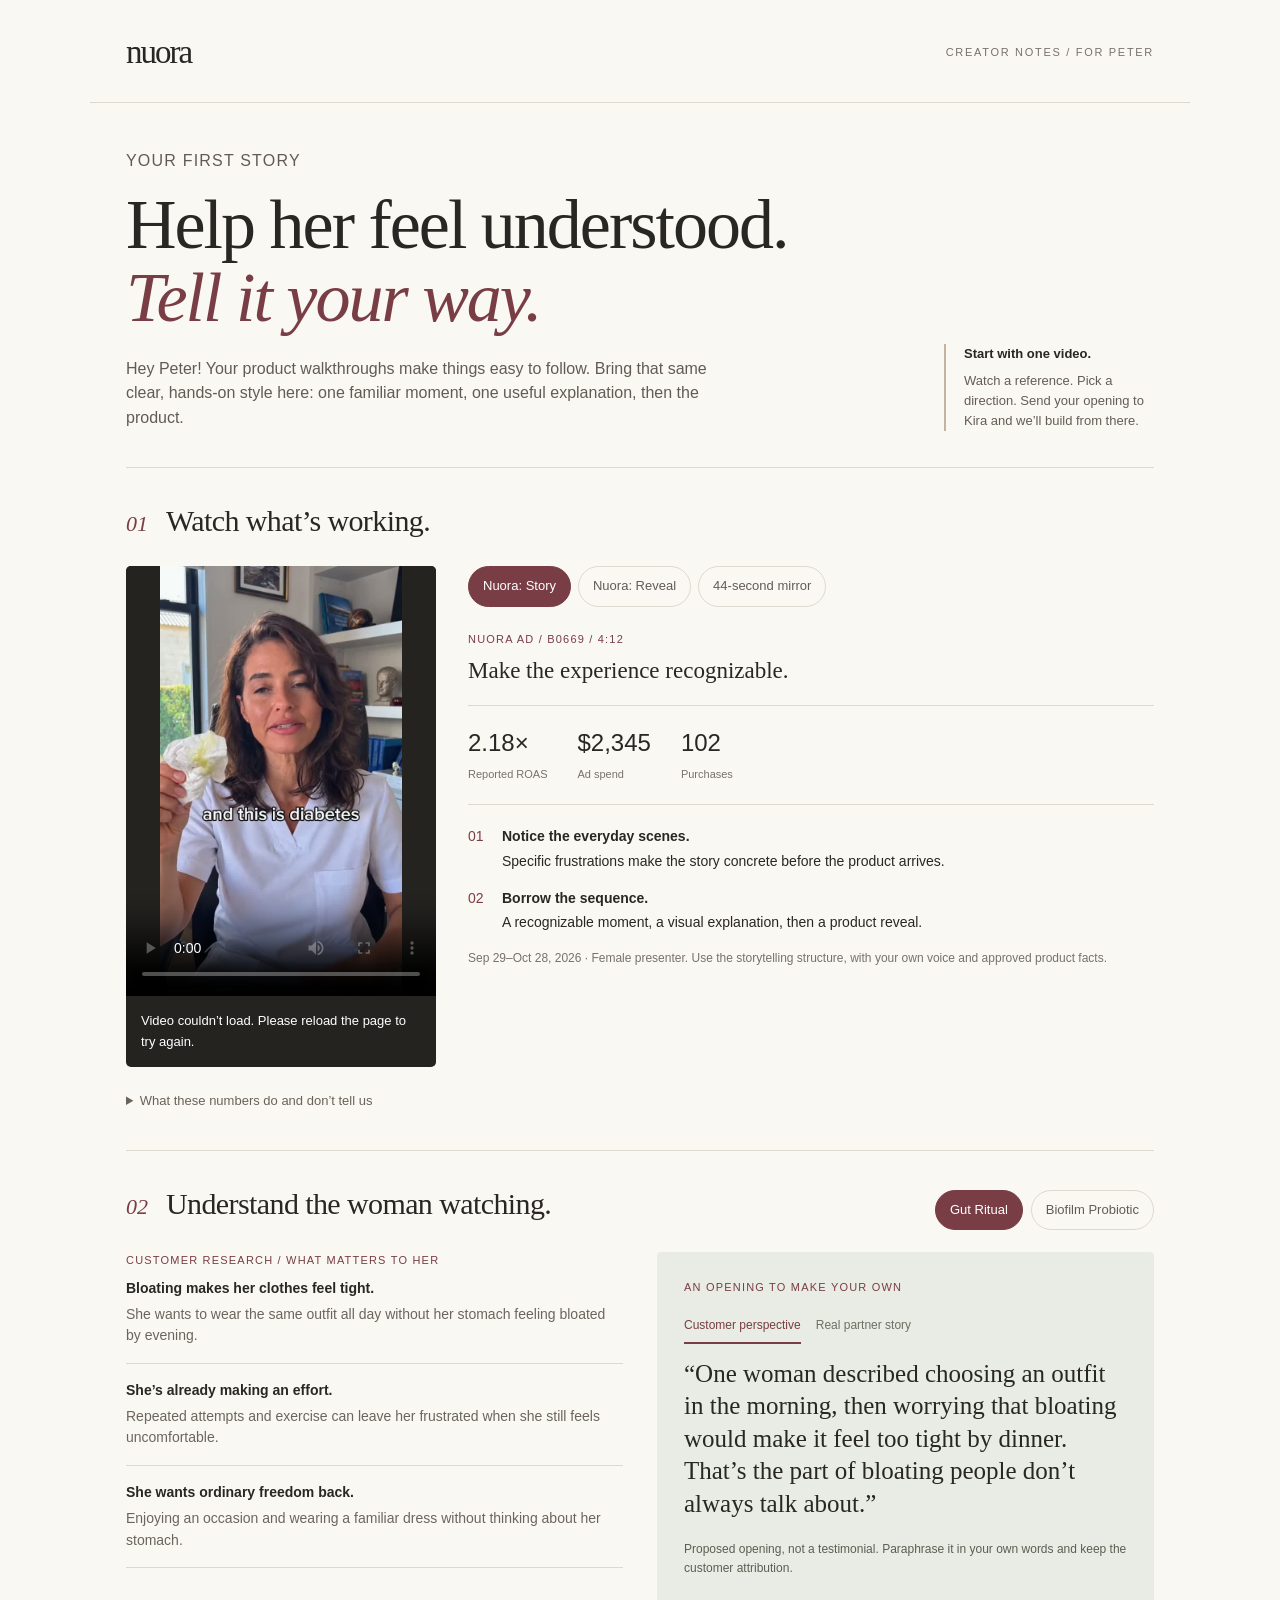
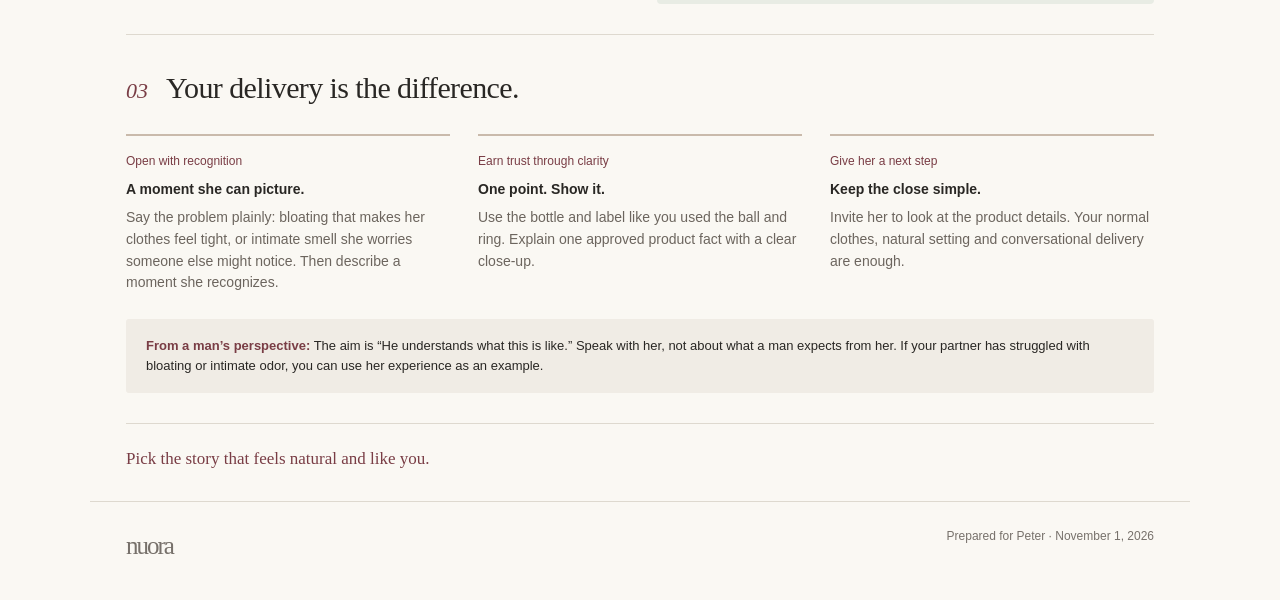
<file: peter/index.html>
<!doctype html><html lang="en"><head><meta charset="UTF-8"><meta name="viewport" content="width=device-width,initial-scale=1"><title>Peter’s creator guide | Nuora</title><meta name="description" content="Watch the references. Understand her experience. Make the story your own."><style>
:root{--ink:#292724;--muted:#77716b;--paper:#faf8f3;--wine:#793d45;--line:#ded9cf;--sage:#e8ece4}*{box-sizing:border-box}body{margin:0;background:var(--paper);color:var(--ink);font-family:Arial,sans-serif;line-height:1.55}button,a,summary{-webkit-tap-highlight-color:transparent}button{font:inherit;cursor:pointer}a{color:inherit;text-underline-offset:4px}header,main,footer{max-width:1100px;margin:auto;padding:0 36px}header{display:flex;justify-content:space-between;align-items:center;padding-top:27px;padding-bottom:24px;border-bottom:1px solid var(--line)}.brand{font-family:Georgia,serif;font-size:33px;letter-spacing:-2px}.kicker{font-size:11px;letter-spacing:1.7px;text-transform:uppercase;color:var(--muted)}h1,h2,h3,p{margin:0}h1,h2,.quote{font-family:Georgia,serif;font-weight:400}h1{font-size:clamp(42px,6vw,70px);letter-spacing:-2px;line-height:1.04;max-width:760px}h1 em{color:var(--wine)}.intro{padding:46px 0 36px;display:grid;grid-template-columns:1fr 210px;gap:35px}.intro p{max-width:620px;margin-top:22px;font-size:16px;color:#625b54}.personal{align-self:end;border-left:2px solid #c3b3a3;padding-left:18px;font-size:13px;color:#645c55}.personal b{display:block;color:var(--ink);margin-bottom:6px}section{padding:30px 0;border-top:1px solid var(--line)}.section-head{display:flex;align-items:baseline;gap:18px;margin-bottom:22px}.num{font-family:Georgia,serif;color:var(--wine);font-style:italic;font-size:22px}h2{font-size:30px;letter-spacing:-.6px}.label{font-size:11px;letter-spacing:1.2px;text-transform:uppercase;color:var(--wine);margin-bottom:9px}.watch{display:grid;grid-template-columns:310px 1fr;gap:32px}.video-wrap{background:#242320;border-radius:5px;overflow:hidden;position:relative}video{display:block;width:100%;height:430px;object-fit:contain;background:#242320}.ref-list{display:flex;gap:7px;margin-bottom:24px;flex-wrap:wrap}.ref-list button,.product-tabs button{border:1px solid var(--line);background:transparent;padding:9px 14px;border-radius:40px;color:#625b54;font-size:13px}.ref-list button[aria-pressed=true],.product-tabs button[aria-selected=true]{background:var(--wine);color:white;border-color:var(--wine)}h3{font-size:23px;line-height:1.2;margin-bottom:12px;font-family:Georgia,serif;font-weight:400}.metrics{display:flex;gap:30px;padding:18px 0;border-top:1px solid var(--line);border-bottom:1px solid var(--line);margin:21px 0}.metrics strong{font-size:24px;font-weight:400;display:block}.metrics span{font-size:11px;color:var(--muted)}.small{font-size:12px;color:var(--muted)}.takeaway{display:grid;grid-template-columns:22px 1fr;gap:12px;margin:15px 0;font-size:14px}.takeaway span{color:var(--wine)}.takeaway b{display:block;font-weight:600;margin-bottom:3px}.product-tabs{display:flex;gap:8px;margin-left:auto}.audience{display:grid;grid-template-columns:1fr 1fr;gap:34px}.insight{padding:16px 0;border-bottom:1px solid var(--line);font-size:14px}.insight:first-child{padding-top:0}.insight b{display:block;margin-bottom:4px}.insight p{color:#6c655e}.hook{background:var(--sage);padding:27px;border-radius:4px}.quote{font-size:25px;line-height:1.3;margin:14px 0 20px}.hook .small{color:#596052}.switch{display:flex;gap:15px;margin-top:20px}.switch button{background:none;border:0;border-bottom:2px solid transparent;padding:0 0 7px;color:#6a7164;font-size:12px}.switch button[aria-pressed=true]{border-bottom-color:var(--wine);color:var(--wine)}.beats{display:grid;grid-template-columns:repeat(3,1fr);gap:28px}.beat{border-top:2px solid #c9baab;padding-top:14px;font-size:14px}.beat span{font-size:12px;color:var(--wine)}.beat b{display:block;margin:7px 0}.beat p{color:#6c655e}.note{margin-top:25px;font-size:13px;background:#f0ece5;padding:17px 20px;border-radius:3px}.note b{color:var(--wine)}details{font-size:13px;margin-top:15px}summary{cursor:pointer;color:#6b6259;padding:9px 0}details p{max-width:850px;color:#6c655e;margin:10px 0}footer{padding-top:25px;padding-bottom:35px;display:flex;justify-content:space-between;border-top:1px solid var(--line);font-size:12px;color:var(--muted)}.cta{color:var(--wine);font-size:17px;font-family:Georgia,serif}.error{padding:15px;color:white;font-size:13px}[hidden]{display:none!important}:focus-visible{outline:3px solid #b88845;outline-offset:4px}@media(max-width:720px){header,main,footer{padding-left:21px;padding-right:21px}.intro{grid-template-columns:1fr;padding-top:32px;gap:22px}.personal{max-width:400px}h1{letter-spacing:-1px}.watch{grid-template-columns:1fr;gap:23px}.video-wrap{max-width:340px;margin:auto;width:100%}video{height:400px}.section-head{flex-wrap:wrap;gap:10px}h2{font-size:27px}.product-tabs{margin:5px 0 0;width:100%}.audience{grid-template-columns:1fr;gap:22px}.beats{grid-template-columns:1fr;gap:17px}.quote{font-size:24px}footer{gap:20px;align-items:center}.metrics{gap:25px}.ref-list{margin-top:0}.kicker{font-size:9px}}
</style></head><body>
<header><div class="brand">nuora</div><div class="kicker">Creator notes / For Peter</div></header>
<main><div class="intro"><div><p class="label" style="margin:0 0 15px">Your first story</p><h1>Help her feel understood.<br><em>Tell it your way.</em></h1><p>Hey Peter! Your product walkthroughs make things easy to follow. Bring that same clear, hands-on style here: one familiar moment, one useful explanation, then the product.</p></div><aside class="personal"><b>Start with one video.</b>Watch a reference. Pick a direction. Send your opening to Kira and we’ll build from there.</aside></div>
<section id="watch"><div class="section-head"><span class="num">01</span><h2>Watch what’s working.</h2></div><div class="watch"><div class="video-wrap"><video id="video" controls playsinline preload="metadata" poster="assets/b0669.jpg" src="assets/b0669.mp4" aria-label="Selected creative reference"></video><p class="error" id="video-error" hidden>Video couldn’t load. Please reload the page to try again.</p></div><div><div class="ref-list" aria-label="Choose a video"><button aria-pressed="true" data-ref="story">Nuora: Story</button><button aria-pressed="false" data-ref="reveal">Nuora: Reveal</button><button aria-pressed="false" data-ref="mirror">44-second mirror</button></div><p class="label" id="ref-type">Nuora ad / B0669 / 4:12</p><h3 id="ref-title">Make the experience recognizable.</h3><div class="metrics" id="metrics"></div><div id="takeaways"></div><p class="small" id="ref-note"></p></div></div><details><summary>What these numbers do and don’t tell us</summary><p>Nuora metrics cover September 29 to October 28, 2026, retrieved from Ads Maker on October 29. A November 1 refresh failed. ROAS is reported attributed purchase value divided by ad spend, not profit or creator earnings. B0669: ad 120249406735550355. B0152: ad 120237788232640355.</p><p>These two ads returned more reported purchase value than their ad spend in that window. They do not prove that a male presenter or a particular hook caused the result. Our adaptations below are ideas to test.</p><p>The 44-second mirror is a different brand’s format reference. Its creator-level GMV is not this video’s revenue, so no sales figure is assigned to it here. Study the sequence and visual pacing. Medical framing, claims, old discounts and results in reference videos are not an approved Nuora script.</p></details></section>
<section id="direction"><div class="section-head"><span class="num">02</span><h2>Understand the woman watching.</h2><div class="product-tabs" role="tablist" aria-label="Product direction"><button role="tab" id="gut-tab" aria-controls="product-panel" aria-selected="true" data-product="gut">Gut Ritual</button><button role="tab" id="bio-tab" aria-controls="product-panel" aria-selected="false" data-product="bio">Biofilm Probiotic</button></div></div><div id="product-panel" role="tabpanel" aria-labelledby="gut-tab"><div class="audience"><div><p class="label">Customer research / What matters to her</p><div id="insights"></div></div><div class="hook"><p class="label">An opening to make your own</p><div class="switch" aria-label="Choose your perspective"><button aria-pressed="true" data-voice="customer">Customer perspective</button><button aria-pressed="false" data-voice="partner">Real partner story</button></div><p class="quote" id="hook"></p><p class="small" id="hook-note"></p></div></div></div></section>
<section><div class="section-head"><span class="num">03</span><h2>Your delivery is the difference.</h2></div><div class="beats"><div class="beat"><span>Open with recognition</span><b>A moment she can picture.</b><p>Say the problem plainly: bloating that makes her clothes feel tight, or intimate smell she worries someone else might notice. Then describe a moment she recognizes.</p></div><div class="beat"><span>Earn trust through clarity</span><b>One point. Show it.</b><p>Use the bottle and label like you used the ball and ring. Explain one approved product fact with a clear close-up.</p></div><div class="beat"><span>Give her a next step</span><b>Keep the close simple.</b><p>Invite her to look at the product details. Your normal clothes, natural setting and conversational delivery are enough.</p></div></div><div class="note"><b>From a man’s perspective:</b> The aim is “He understands what this is like.” Speak with her, not about what a man expects from her. If your partner has struggled with bloating or intimate odor, you can use her experience as an example.</div></section>
<section style="padding-top:22px;padding-bottom:28px"><p class="cta">Pick the story that feels natural and like you.</p></section></main><footer><span class="brand" style="font-size:25px">nuora</span><span>Prepared for Peter · November 1, 2026</span></footer>
<script>
const refs={story:{file:'b0669',type:'Nuora ad / B0669 / 4:12',title:'Make the experience recognizable.',metrics:[['2.18×','Reported ROAS'],['$2,345','Ad spend'],['102','Purchases']],points:[['Notice the everyday scenes.','Specific frustrations make the story concrete before the product arrives.'],['Borrow the sequence.','A recognizable moment, a visual explanation, then a product reveal.']],note:'Sep 29–Oct 28, 2026 · Female presenter. Use the storytelling structure, with your own voice and approved product facts.'},reveal:{file:'b0152',type:'Nuora ad / B0152 / 1:01',title:'Open a question. Then answer it.',metrics:[['1.16×','Reported ROAS'],['$30,761','Ad spend'],['687','Purchases']],points:[['Notice the curiosity and payoff.','The surprising opening creates a question the later reveal answers.'],['Make your reveal useful.','Start with an overlooked everyday detail. Pay it off with a clear explanation, not an invented confession.']],note:'Sep 29–Oct 28, 2026 · Female montage. The original offer and product claims are historical, not copy to reuse.'},mirror:{file:'mirror',type:'Other-brand format reference / 0:44',title:'Let the picture introduce the story.',metrics:[['0:20','Bottle appears'],['8','Sentence-end cuts'],['0:44','Runtime']],points:[['Notice the visual rhythm.','The first half keeps changing the image while the explanation moves forward.'],['Adapt the life moment.','Show a real situation she recognizes. Bring the product in when the story gives it a reason to be there.']],note:'From the Claude creator library. Format observations only; no verified single-video sales result.'}};
const products={gut:{insights:[['Bloating makes her clothes feel tight.','She wants to wear the same outfit all day without her stomach feeling bloated by evening.'],['She’s already making an effort.','Repeated attempts and exercise can leave her frustrated when she still feels uncomfortable.'],['She wants ordinary freedom back.','Enjoying an occasion and wearing a familiar dress without thinking about her stomach.']],customer:'“One woman described choosing an outfit in the morning, then worrying that bloating would make it feel too tight by dinner. That’s the part of bloating people don’t always talk about.”',partner:'“My wife told me it wasn’t just the bloating. It was choosing something to wear and wondering if she’d still feel comfortable in it by dinner.”'},bio:{insights:[['She worries someone will notice the smell.','She worries about intimate odor when someone uses the bathroom after her.'],['Closeness can feel complicated.','She wants to relax during intimacy without worrying that her partner will notice a smell.'],['Being understood matters.','A calm, respectful explanation can give her room to explore the product privately.']],customer:'“A woman described worrying that the person walking into the bathroom after her would notice an intimate smell. Imagine worrying about that every time you use a shared bathroom.”',partner:'“My wife told me the hardest part was trying to relax with me when she was worried I’d notice an intimate smell.”'}};
let selectedProduct='gut',voice='customer';const $=id=>document.getElementById(id);function showRef(key){const r=refs[key];$('video').pause();$('video-error').hidden=true;$('video').src='assets/'+r.file+'.mp4';$('video').poster='assets/'+r.file+'.jpg';$('ref-type').textContent=r.type;$('ref-title').textContent=r.title;$('metrics').innerHTML=r.metrics.map(m=>`<div><strong>${m[0]}</strong><span>${m[1]}</span></div>`).join('');$('takeaways').innerHTML=r.points.map((p,i)=>`<div class="takeaway"><span>0${i+1}</span><div><b>${p[0]}</b>${p[1]}</div></div>`).join('');$('ref-note').textContent=r.note;document.querySelectorAll('[data-ref]').forEach(b=>b.setAttribute('aria-pressed',b.dataset.ref===key));}function renderProduct(){const p=products[selectedProduct];$('insights').innerHTML=p.insights.map(i=>`<div class="insight"><b>${i[0]}</b><p>${i[1]}</p></div>`).join('');$('hook').textContent=p[voice];$('hook-note').textContent=voice==='partner'?'If your partner has experienced this, use it as your starting point and tell it in your own words.':'Proposed opening, not a testimonial. Paraphrase it in your own words and keep the customer attribution.';$('product-panel').setAttribute('aria-labelledby',selectedProduct+'-tab');document.querySelectorAll('[data-product]').forEach(b=>b.setAttribute('aria-selected',b.dataset.product===selectedProduct));document.querySelectorAll('[data-voice]').forEach(b=>b.setAttribute('aria-pressed',b.dataset.voice===voice));}document.querySelectorAll('[data-ref]').forEach(b=>b.onclick=()=>showRef(b.dataset.ref));document.querySelectorAll('[data-product]').forEach(b=>b.onclick=()=>{selectedProduct=b.dataset.product;renderProduct()});document.querySelectorAll('[data-voice]').forEach(b=>b.onclick=()=>{voice=b.dataset.voice;renderProduct()});$('video').onerror=()=>$('video-error').hidden=false;showRef('story');renderProduct();
</script></body></html>
</file>
<file: finn-capsules/style.css>
:root{--paper:#fbf8f4;--ink:#2b2027;--muted:#78636f;--wine:#a33350;--line:#dfd1d2;--rose:#f1e4e2;--serif:'Fraunces',Georgia,serif;--sans:'Karla',Arial,sans-serif;--mono:'IBM Plex Mono',monospace}*{box-sizing:border-box}html{scroll-behavior:smooth;scroll-padding-top:88px}body{margin:0;background:var(--paper);color:var(--ink);font-family:var(--sans);font-size:18px;line-height:1.65}a{color:inherit;text-underline-offset:5px}button{font:inherit;cursor:pointer}button:focus-visible,a:focus-visible,summary:focus-visible{outline:3px solid var(--wine);outline-offset:5px}h1,h2,h3,p,blockquote{margin:0}h1,h2,h3{font-family:var(--serif);font-weight:600;line-height:1.06;letter-spacing:-.035em}h1{font-size:clamp(58px,7vw,90px)}h2{font-size:clamp(38px,4.7vw,58px)}h3{font-size:28px;line-height:1.15}em{color:var(--wine);font-weight:500}p+p{margin-top:18px}.wrap{max-width:1000px;margin:auto;padding-left:32px;padding-right:32px}.top{max-width:1120px;margin:auto;display:flex;align-items:center;justify-content:space-between;padding:25px 32px;border-bottom:1px solid var(--line);font-size:13px;letter-spacing:.1em}.top>a{font-weight:700;text-decoration:none}.top span{font-family:var(--mono);font-weight:400;font-size:10px;letter-spacing:.13em;margin-left:15px}.top nav{display:flex;gap:26px;font-size:14px;letter-spacing:0}.top nav a{text-decoration:none}.eyebrow,.micro,.count,.moments span{font-family:var(--mono);font-size:11px;letter-spacing:.11em;line-height:1.7}.eyebrow{color:var(--muted);margin-bottom:24px}.badge{background:var(--wine);color:white;padding:7px 10px;margin-right:14px;display:inline-block}.hero{padding-top:64px;padding-bottom:50px}.intro{max-width:670px;font-size:21px;line-height:1.6;margin-top:28px}.hero-bottom{display:flex;align-items:center;gap:28px;margin-top:32px}.hero-bottom p{font-size:14px;color:var(--muted);line-height:1.5}.button{display:inline-flex;gap:35px;padding:13px 22px;background:var(--wine);color:white;text-decoration:none;border-radius:3px;font-weight:600}.edition{margin-top:48px;padding-top:20px;border-top:1px solid var(--line);color:var(--muted);font-size:14px}.watch-band{background:var(--rose);padding:65px 0}.watch-grid{display:grid;grid-template-columns:300px 1fr;gap:60px;align-items:center}.video-wrap video{width:100%;aspect-ratio:9/16;border-radius:8px;background:#281e25;display:block;box-shadow:0 16px 40px #44202a20}.micro{font-size:10px;color:var(--muted);margin-top:14px}.watch-copy h2{font-size:43px;margin-bottom:25px}.watch-copy>p{font-size:18px}.note{font-size:14px;line-height:1.55;border-left:2px solid var(--wine);padding-left:17px;margin:26px 0;color:#65515d}.note strong{color:var(--ink)}.text-link{font-weight:600;font-size:15px}.section{padding-top:90px;padding-bottom:80px}.section-intro{font-size:20px;max-width:700px;margin-top:24px}.beats{margin-top:50px}.beat{display:grid;grid-template-columns:192px 1fr;gap:40px;padding:35px 0;border-top:1px solid var(--line);align-items:start}.still{position:relative}.still img{display:block;width:100%;aspect-ratio:9/16;object-fit:cover;border-radius:5px}.still button{position:absolute;bottom:12px;left:8px;right:8px;border:0;background:#fbf8f4ed;padding:9px 3px;font-family:var(--mono);font-size:11px;border-radius:3px;color:var(--ink)}.count{color:var(--wine);display:block;margin-bottom:12px}.beat h3{font-size:31px;margin-bottom:18px;max-width:590px}.beat p{font-size:17px}.lesson{margin-top:20px;padding:17px 20px;background:#f2ece6;border-radius:3px}.lesson b{font-size:11px;letter-spacing:.07em;text-transform:uppercase;color:var(--wine)}.lesson p{margin-top:5px;font-size:16px}.pattern{margin-top:32px;background:var(--ink);color:var(--paper);padding:30px 35px}.pattern .eyebrow{color:#d9b3bd}.pattern p{font-family:var(--serif);font-size:26px;line-height:1.6}.pattern i{color:#d49aaa;padding:0 8px}.evidence{font-size:14px;border-bottom:1px solid var(--line);padding:25px 0;color:var(--muted)}summary{cursor:pointer;color:var(--ink);font-weight:600}details p{margin-top:17px}.customer-band{padding:70px 0;background:#f1eae2}.moments{display:grid;grid-template-columns:repeat(3,1fr);gap:35px;margin-top:40px}.moments>div{border-top:2px solid #b79a9d;padding-top:20px}.moments span{color:var(--wine)}.moments h3{font-size:25px;margin:15px 0}.moments p{font-size:16px}.customer-band .micro{margin-top:30px}.small{font-size:14px;color:var(--muted);margin-top:20px}.hook-tabs{display:flex;gap:8px;margin-top:34px}.hook-tabs button{flex:1;background:transparent;border:1px solid var(--line);padding:14px 10px;border-radius:4px 4px 0 0;font-size:16px}.hook-tabs button[aria-pressed=true]{background:var(--wine);border-color:var(--wine);color:white}.hook-panel{border:1px solid var(--line);border-top:3px solid var(--wine);background:#f7f0eb}.hook-main{padding:34px 36px}.hook-main blockquote{font-family:var(--serif);font-size:38px;line-height:1.22;letter-spacing:-.025em;max-width:720px;min-height:95px}.overlay{font-size:14px;color:var(--muted);margin-top:18px}.hook-direction{padding:25px 36px;display:grid;grid-template-columns:1.2fr 1fr 1fr;gap:25px;border-top:1px solid var(--line)}.hook-direction b{font-family:var(--mono);font-size:10px;color:var(--wine);letter-spacing:.08em}.hook-direction p{font-size:15px;margin-top:8px}.story-intro{margin:85px 0 35px;display:grid;grid-template-columns:1.2fr 1fr;gap:45px;align-items:end}.story-intro h2{font-size:43px}.story-intro p{font-size:17px}.script-head,.script article{display:grid;grid-template-columns:100px 1.2fr 1fr;gap:28px}.script-head{font-family:var(--mono);font-size:10px;letter-spacing:.08em;color:var(--muted);padding-bottom:14px}.script article{padding:25px 0;border-top:1px solid var(--line)}.timing{font-family:var(--mono);color:var(--wine);font-size:20px}.timing span{display:block;font-size:11px;color:var(--muted);margin-top:6px}.timing b{font-family:var(--sans);font-size:13px;color:var(--ink)}.script blockquote{font-size:19px;line-height:1.6}.script article>p{font-size:16px;color:#685562}.finish-band{padding:70px 0;background:#30232b;color:var(--paper)}.finish-band .eyebrow{color:#d4b6c0}.finish-band em{color:#dda8b7}.finish-grid{display:grid;grid-template-columns:1fr 1fr;gap:50px;margin-top:42px}.finish-grid h3{font-size:26px}.finish-grid ul{padding-left:20px;font-size:16px;color:#e8dce1}.finish-grid li{margin:12px 0;padding-left:5px}.next-test{padding:30px 0;margin-top:25px;border-top:1px solid #69515f}.next-test h3{font-size:29px;margin-bottom:18px}.next-test p{font-size:17px;max-width:780px;color:#e8dce1}.closing{font-family:var(--serif);font-size:37px;line-height:1.3;margin-top:30px}footer{padding-top:35px;padding-bottom:35px;font-size:13px;display:flex;flex-wrap:wrap;justify-content:space-between;gap:20px}footer>div{display:flex;gap:25px}footer p{width:100%;font-family:var(--mono);font-size:10px;color:var(--muted)}@media(max-width:700px){.wrap{padding-left:23px;padding-right:23px}.top{padding:20px 23px}.top span{display:none}.top nav{gap:20px}.hero{padding-top:38px}.hero .eyebrow{font-size:9px}.badge{margin-right:5px}h1{font-size:58px}.intro{font-size:19px}.hero-bottom{gap:15px;align-items:start}.button{font-size:15px;gap:20px;padding:12px 16px}.hero-bottom p{font-size:12px}.watch-grid{grid-template-columns:1fr;gap:35px}.video-wrap{max-width:280px;margin:auto}.watch-band{padding:42px 0}.watch-copy h2{font-size:37px}.section{padding-top:60px;padding-bottom:55px}.beat{grid-template-columns:103px 1fr;gap:20px;padding:27px 0}.beat h3{font-size:25px}.beat p{font-size:16px}.still button{font-size:8px;left:4px;right:4px;bottom:6px;padding:7px 0}.count{font-size:9px;letter-spacing:.06em}.lesson{padding:12px;margin-left:-123px;margin-top:22px}.lesson p{font-size:15px}.pattern{padding:25px}.pattern p{font-size:23px}.moments{grid-template-columns:1fr;gap:24px}.moments h3{margin:10px 0}.customer-band{padding:50px 0}.hook-tabs{gap:4px}.hook-tabs button{font-size:13px;padding:12px 5px}.hook-main{padding:25px}.hook-main blockquote{font-size:30px;min-height:110px}.hook-direction{grid-template-columns:1fr;padding:24px;gap:20px}.story-intro{grid-template-columns:1fr;gap:20px;margin-top:55px}.script-head{display:none}.script article{grid-template-columns:65px 1fr;gap:12px}.script article>p{grid-column:2;font-size:15px}.script article>p:before{content:'SHOW: ';font-family:var(--mono);font-size:10px;color:var(--wine)}.script blockquote{font-size:18px}.finish-grid{grid-template-columns:1fr;gap:20px}.finish-band{padding:50px 0}.closing{font-size:29px}footer>div{flex-direction:column;gap:12px}}@media(prefers-reduced-motion:reduce){html{scroll-behavior:auto}}
</file>
<file: male-creators/base.css>
:root{--ink:#292724;--muted:#77716b;--paper:#faf8f3;--wine:#793d45;--line:#ded9cf;--sage:#e8ece4}*{box-sizing:border-box}body{margin:0;background:var(--paper);color:var(--ink);font-family:Arial,sans-serif;line-height:1.55}button,a,summary{-webkit-tap-highlight-color:transparent}button{font:inherit;cursor:pointer}a{color:inherit;text-underline-offset:4px}header,main,footer{max-width:1100px;margin:auto;padding:0 36px}header{display:flex;justify-content:space-between;align-items:center;padding-top:27px;padding-bottom:24px;border-bottom:1px solid var(--line)}.brand{font-family:Georgia,serif;font-size:33px;letter-spacing:-2px}.kicker{font-size:11px;letter-spacing:1.7px;text-transform:uppercase;color:var(--muted)}h1,h2,h3,p{margin:0}h1,h2,.quote{font-family:Georgia,serif;font-weight:400}h1{font-size:clamp(42px,6vw,70px);letter-spacing:-2px;line-height:1.04;max-width:760px}h1 em{color:var(--wine)}.intro{padding:46px 0 36px;display:grid;grid-template-columns:1fr 210px;gap:35px}.intro p{max-width:620px;margin-top:22px;font-size:16px;color:#625b54}.personal{align-self:end;border-left:2px solid #c3b3a3;padding-left:18px;font-size:13px;color:#645c55}.personal b{display:block;color:var(--ink);margin-bottom:6px}section{padding:30px 0;border-top:1px solid var(--line)}.section-head{display:flex;align-items:baseline;gap:18px;margin-bottom:22px}.num{font-family:Georgia,serif;color:var(--wine);font-style:italic;font-size:22px}h2{font-size:30px;letter-spacing:-.6px}.label{font-size:11px;letter-spacing:1.2px;text-transform:uppercase;color:var(--wine);margin-bottom:9px}.watch{display:grid;grid-template-columns:310px 1fr;gap:32px}.video-wrap{background:#242320;border-radius:5px;overflow:hidden;position:relative}video{display:block;width:100%;height:430px;object-fit:contain;background:#242320}.ref-list{display:flex;gap:7px;margin-bottom:24px;flex-wrap:wrap}.ref-list button,.product-tabs button{border:1px solid var(--line);background:transparent;padding:9px 14px;border-radius:40px;color:#625b54;font-size:13px}.ref-list button[aria-pressed=true],.product-tabs button[aria-selected=true]{background:var(--wine);color:white;border-color:var(--wine)}h3{font-size:23px;line-height:1.2;margin-bottom:12px;font-family:Georgia,serif;font-weight:400}.metrics{display:flex;gap:30px;padding:18px 0;border-top:1px solid var(--line);border-bottom:1px solid var(--line);margin:21px 0}.metrics strong{font-size:24px;font-weight:400;display:block}.metrics span{font-size:11px;color:var(--muted)}.small{font-size:12px;color:var(--muted)}.takeaway{display:grid;grid-template-columns:22px 1fr;gap:12px;margin:15px 0;font-size:14px}.takeaway span{color:var(--wine)}.takeaway b{display:block;font-weight:600;margin-bottom:3px}.product-tabs{display:flex;gap:8px;margin-left:auto}.audience{display:grid;grid-template-columns:1fr 1fr;gap:34px}.insight{padding:16px 0;border-bottom:1px solid var(--line);font-size:14px}.insight:first-child{padding-top:0}.insight b{display:block;margin-bottom:4px}.insight p{color:#6c655e}.hook{background:var(--sage);padding:27px;border-radius:4px}.quote{font-size:25px;line-height:1.3;margin:14px 0 20px}.hook .small{color:#596052}.switch{display:flex;gap:15px;margin-top:20px}.switch button{background:none;border:0;border-bottom:2px solid transparent;padding:0 0 7px;color:#6a7164;font-size:12px}.switch button[aria-pressed=true]{border-bottom-color:var(--wine);color:var(--wine)}.beats{display:grid;grid-template-columns:repeat(3,1fr);gap:28px}.beat{border-top:2px solid #c9baab;padding-top:14px;font-size:14px}.beat span{font-size:12px;color:var(--wine)}.beat b{display:block;margin:7px 0}.beat p{color:#6c655e}.note{margin-top:25px;font-size:13px;background:#f0ece5;padding:17px 20px;border-radius:3px}.note b{color:var(--wine)}details{font-size:13px;margin-top:15px}summary{cursor:pointer;color:#6b6259;padding:9px 0}details p{max-width:850px;color:#6c655e;margin:10px 0}footer{padding-top:25px;padding-bottom:35px;display:flex;justify-content:space-between;border-top:1px solid var(--line);font-size:12px;color:var(--muted)}.cta{color:var(--wine);font-size:17px;font-family:Georgia,serif}.error{padding:15px;color:white;font-size:13px}[hidden]{display:none!important}:focus-visible{outline:3px solid #b88845;outline-offset:4px}@media(max-width:720px){header,main,footer{padding-left:21px;padding-right:21px}.intro{grid-template-columns:1fr;padding-top:32px;gap:22px}.personal{max-width:400px}h1{letter-spacing:-1px}.watch{grid-template-columns:1fr;gap:23px}.video-wrap{max-width:340px;margin:auto;width:100%}video{height:400px}.section-head{flex-wrap:wrap;gap:10px}h2{font-size:27px}.product-tabs{margin:5px 0 0;width:100%}.audience{grid-template-columns:1fr;gap:22px}.beats{grid-template-columns:1fr;gap:17px}.quote{font-size:24px}footer{gap:20px;align-items:center}.metrics{gap:25px}.ref-list{margin-top:0}.kicker{font-size:9px}}
</file>
<file: male-creators/guide.css>
.brand{text-decoration:none}.jump{display:flex;gap:26px;flex-wrap:wrap;padding:15px 0 28px;font-size:13px;color:var(--wine)}.lead{color:#6c655e;max-width:780px;margin-bottom:24px;font-size:15px}.compare{margin-top:26px;background:#efebe3;padding:25px;border-radius:4px}.compare-grid{display:grid;grid-template-columns:1fr 1fr;gap:30px}.compare-grid h3{font-size:22px}.compare-grid p{font-size:14px;margin:12px 0}.lesson{border-left:2px solid var(--wine);padding-left:13px}.compare>.small{margin-top:20px}.deep{border:1px solid var(--line);padding:9px 20px;border-radius:4px;margin-top:22px}.deep summary{font-size:14px}.customer-grid{display:grid;grid-template-columns:1fr 1fr;gap:35px}.language{background:var(--sage);padding:26px;border-radius:4px}.language blockquote{font-family:Georgia,serif;font-size:23px;line-height:1.3;margin:0 0 23px}.three{display:grid;grid-template-columns:repeat(3,1fr);gap:24px;font-size:14px;margin:15px 0}.three p{color:#6c655e;margin-top:7px}.translation{margin-top:27px}.translation-head,.pair{display:grid;grid-template-columns:1fr 1.5fr;gap:25px;padding:13px 0;border-bottom:1px solid var(--line);font-size:14px}.translation-head{font-size:11px;text-transform:uppercase;letter-spacing:1px;color:var(--muted)}.pair span:first-child{color:#8b827a}.pair span:last-child{color:var(--wine)}.voice-tabs{display:flex;gap:8px;flex-wrap:wrap;margin:20px 0}.voice-tabs button{border:1px solid var(--line);border-radius:40px;background:none;padding:10px 16px;font-size:13px}.voice-tabs button[aria-pressed=true]{background:var(--wine);color:#fff;border-color:var(--wine)}.voice-notes{margin-top:24px}.hook .quote{max-width:800px;font-size:30px}.hook>p:last-child{font-size:14px;max-width:800px}.step{border-bottom:1px solid var(--line);margin:0}.step summary{display:flex;gap:22px;padding:20px 0;list-style:none}.step summary::after{content:'+';margin-left:auto;font-size:24px;color:var(--wine)}.step[open] summary::after{content:'−'}.step summary span{width:85px;flex-shrink:0;color:var(--wine)}.step summary b{font-size:19px;font-family:Georgia,serif;font-weight:400}.step-body{padding:0 0 20px 107px}.step-body p{max-width:780px;font-size:14px}.step-body .example{font-family:Georgia,serif;font-size:23px;color:var(--ink);margin:15px 0}.finishing{margin:28px 0}.ad-beat{padding:10px 0;border-bottom:1px solid var(--line)}.ad-beat b{display:block}.ad-beat p{margin:5px 0}.product-tabs{margin-top:4px}.ref-list{margin-top:10px}html{scroll-behavior:smooth}section{scroll-margin-top:15px}@media(max-width:720px){.customer-grid,.compare-grid,.three{grid-template-columns:1fr;gap:20px}.jump{gap:14px}.translation-head,.pair{grid-template-columns:1fr 1.25fr;gap:15px}.hook .quote{font-size:25px}.step-body{padding-left:0}.step summary{gap:14px}.step summary span{width:70px}.compare{padding:20px}.section-head .product-tabs{margin-top:10px}}

.compare-video{height:300px;width:100%;border-radius:4px;margin:12px 0 20px}.compare-grid+.lead{margin-top:20px}
</file>
